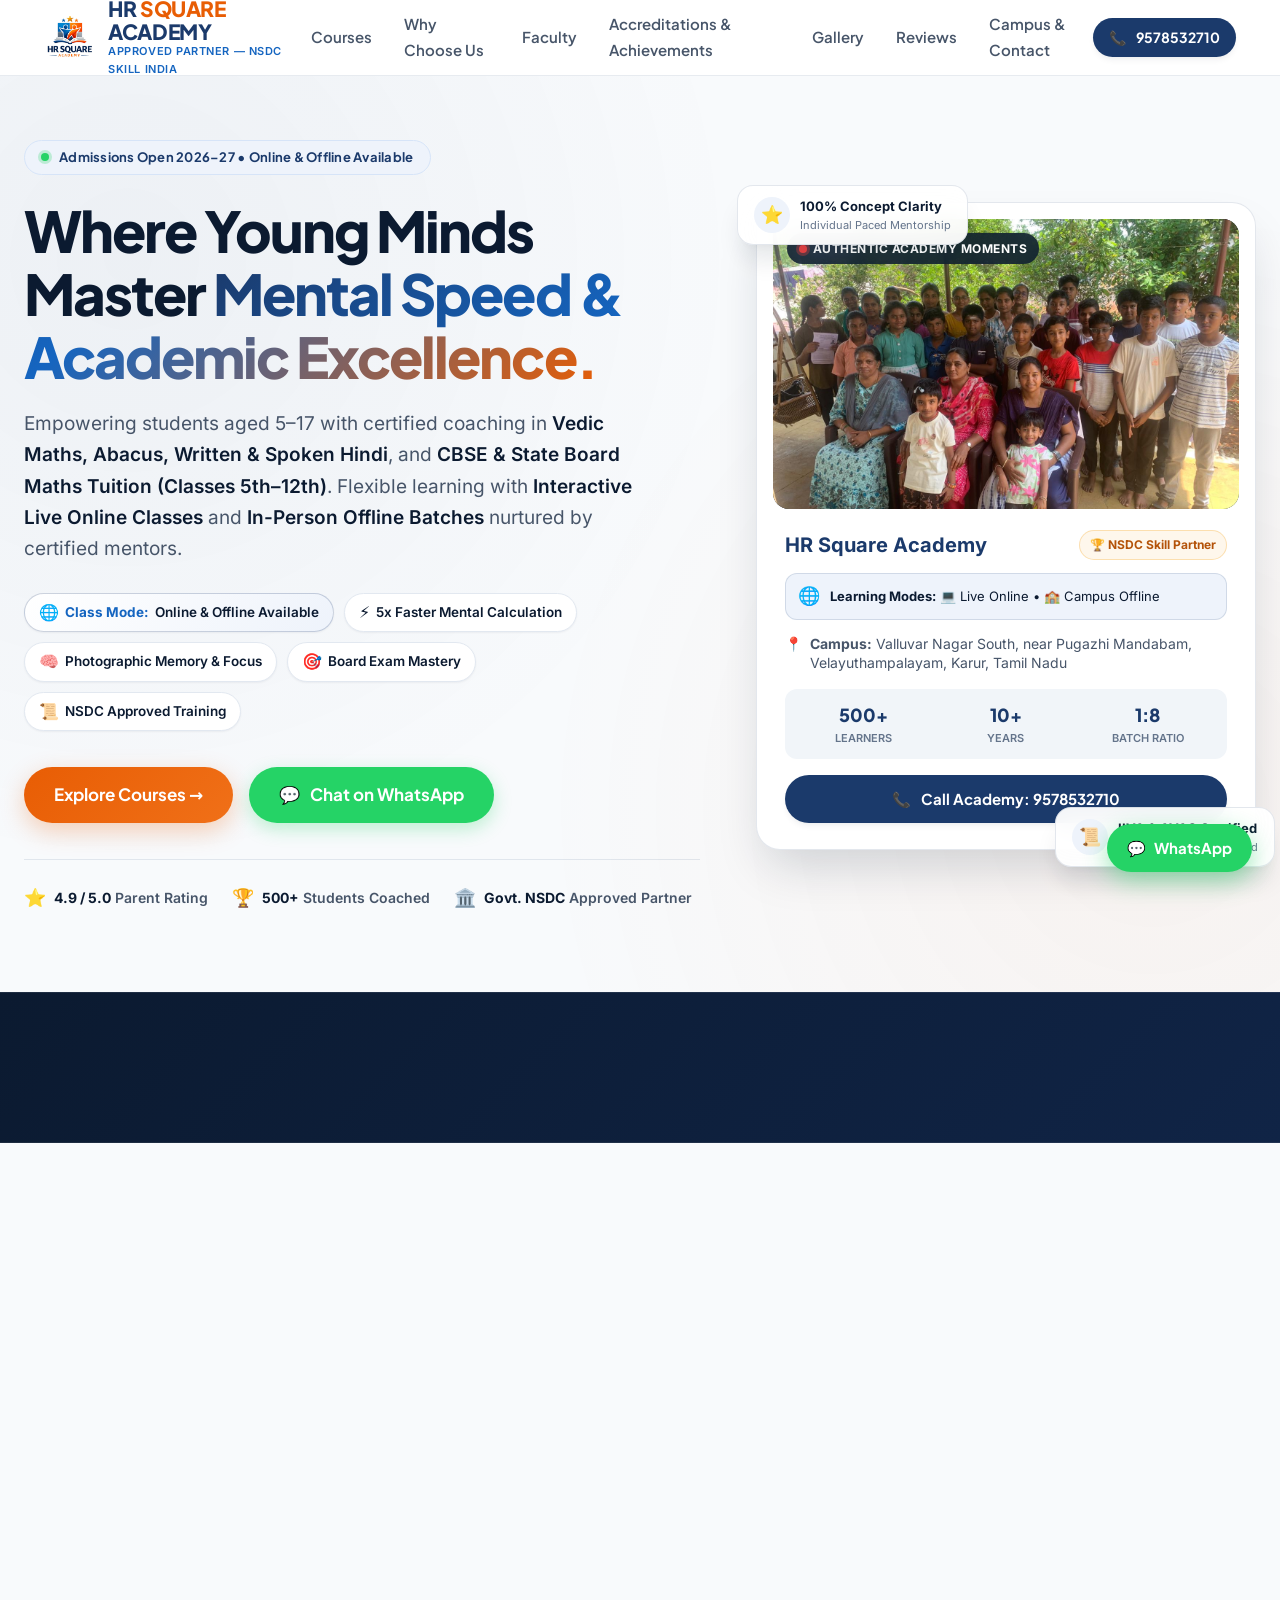
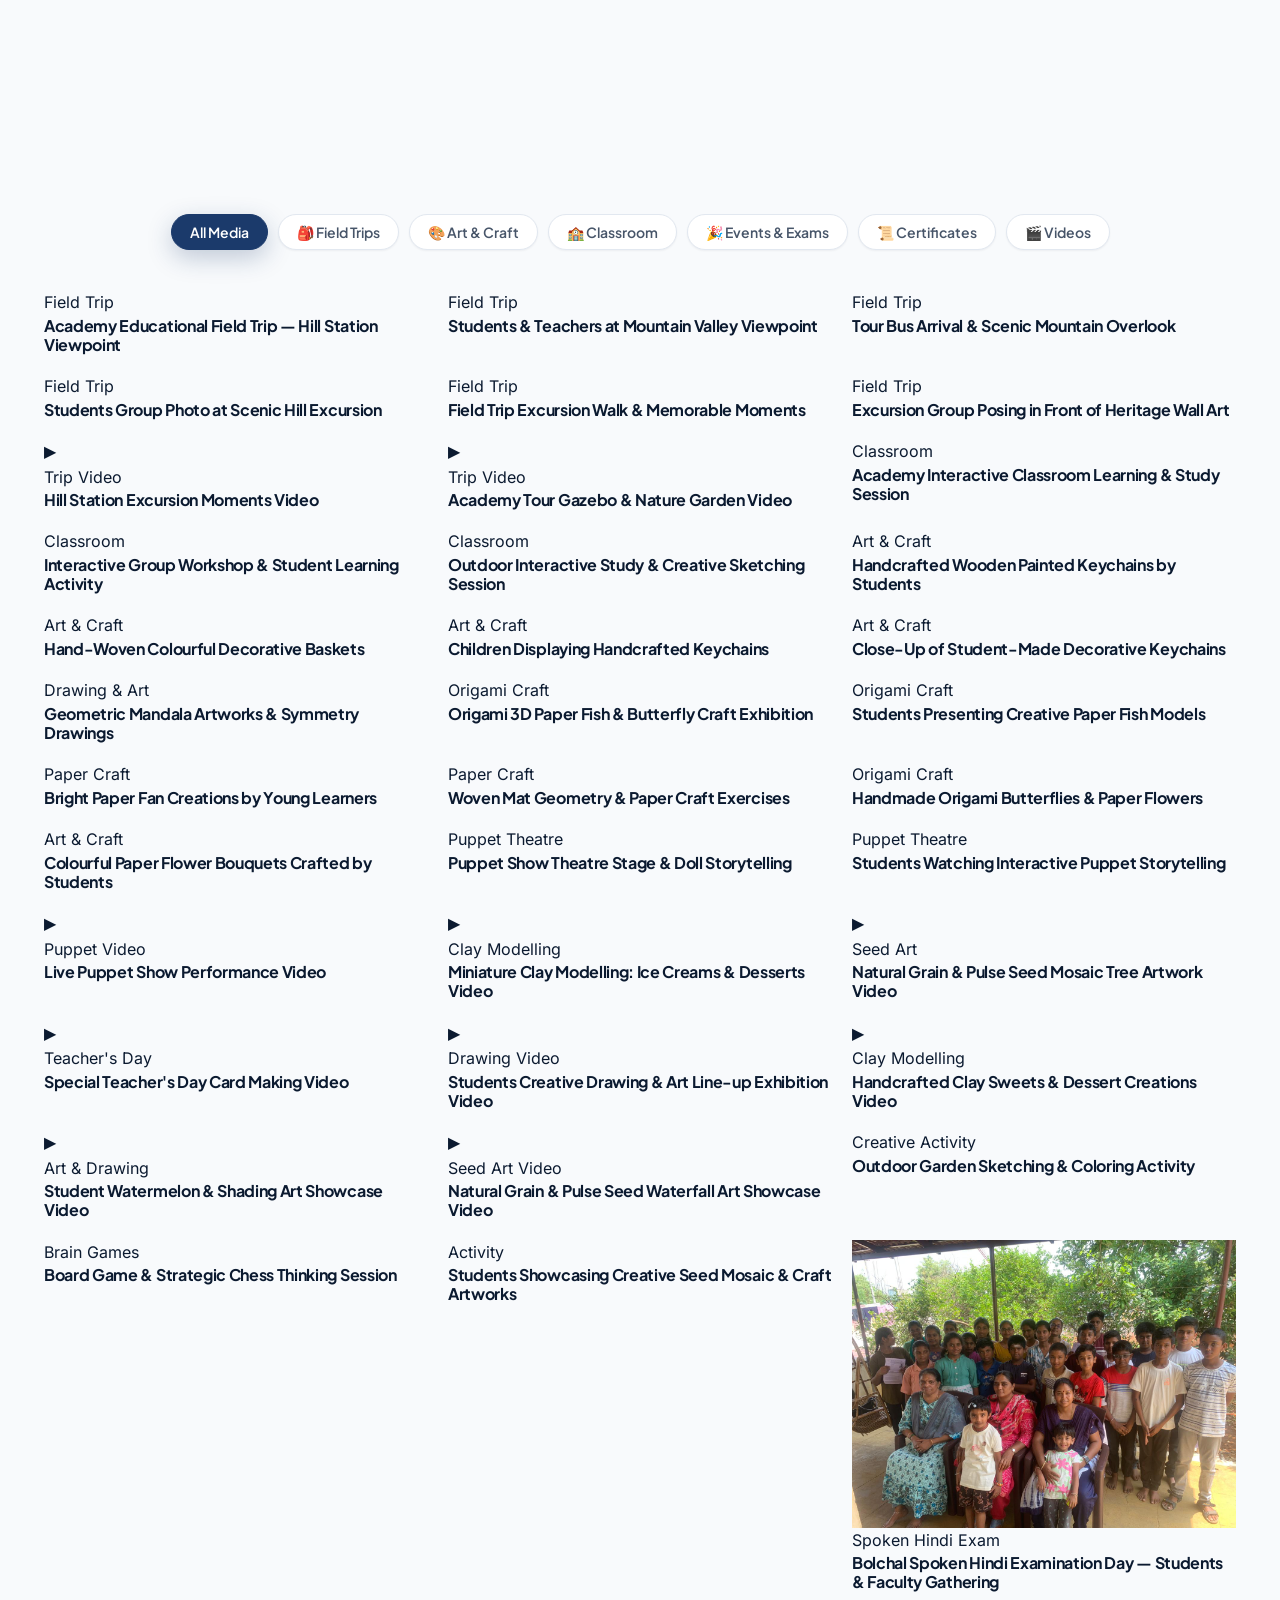
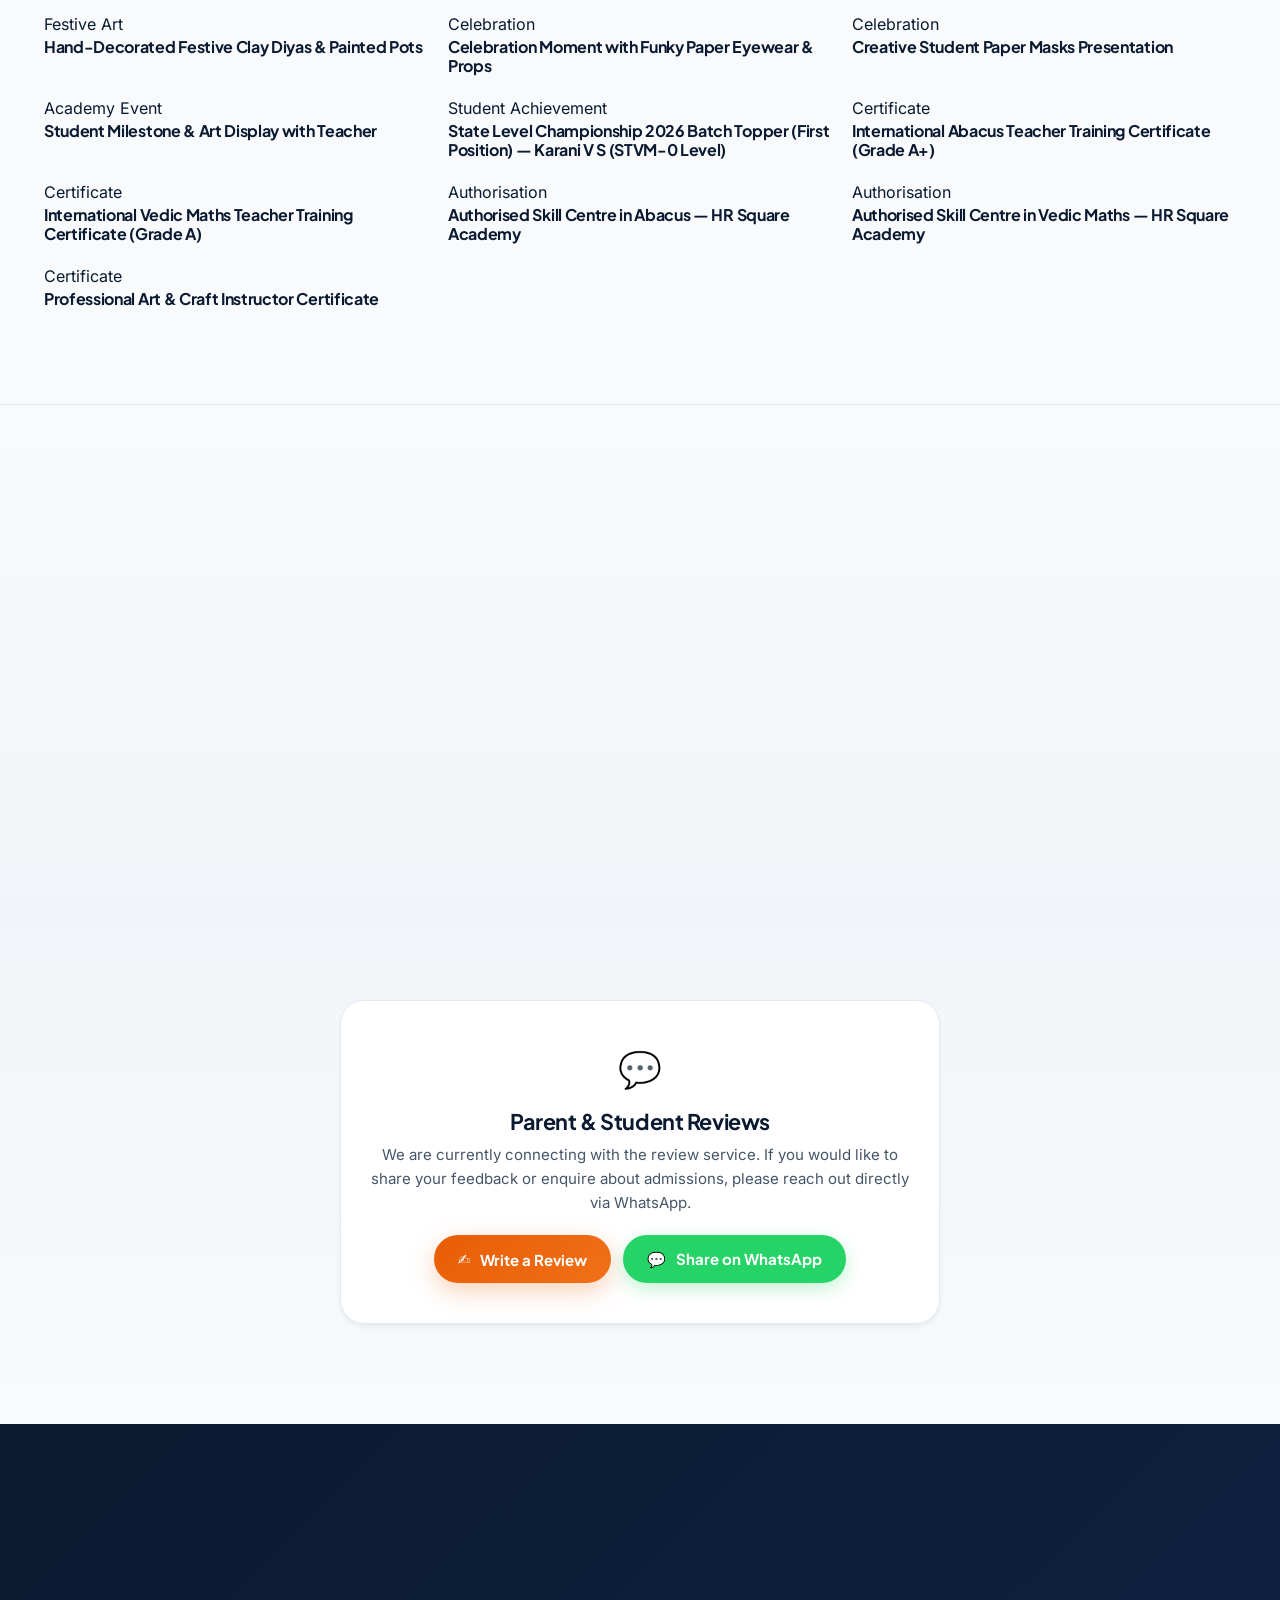
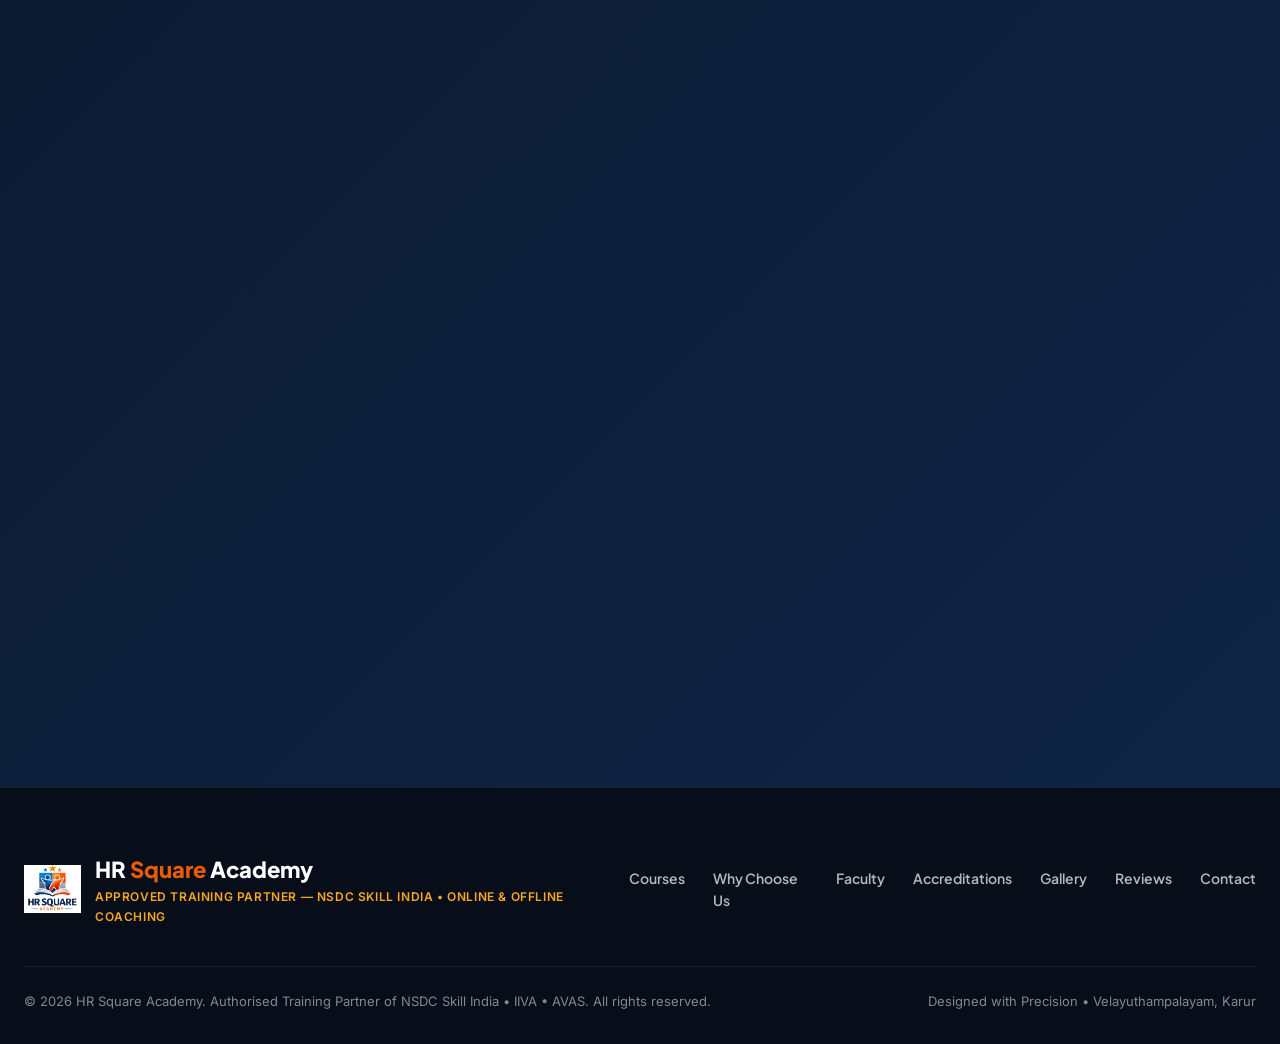
<file: index.html>
<!DOCTYPE html>
<html lang="en" dir="ltr">
<head>
  <meta charset="UTF-8">
  <meta name="viewport" content="width=device-width, initial-scale=1.0">
  <meta http-equiv="X-UA-Compatible" content="IE=edge">
  <meta http-equiv="Content-Security-Policy" content="default-src 'self'; script-src 'self'; style-src 'self'; font-src 'self' data:; img-src 'self' data: https://hrsquareacademy.in; media-src 'self'; connect-src 'self' http://127.0.0.1:8000 http://localhost:8000 https://hr-square-reviews.onrender.com; object-src 'none'; form-action 'self' https://wa.me; base-uri 'self'; upgrade-insecure-requests;">

  <title>HR Square Academy | Vedic Maths, Abacus, Hindi & School Maths Tuition (Online & Offline)</title>
  <meta name="description" content="HR Square Academy offers certified Online & Offline coaching in Vedic Maths, Abacus, Written & Spoken Hindi, and Classes 5th–12th Maths Tuition. NSDC Approved Partner. Flexible interactive online batches and campus classes. Call 9578532710.">
  <meta name="keywords" content="Online abacus classes, offline tuition Valluvar Nagar, Vedic Maths academy, Hindi tuition online, HR Square Academy, maths coaching class 5 to 12, NSDC skill India academy, Bolchal spoken Hindi, online tuition Tamil Nadu">
  <meta name="author" content="HR Square Academy">
  <meta name="robots" content="index, follow">
  <link rel="canonical" href="https://hrsquareacademy.in/">

  <!-- Open Graph -->
  <meta property="og:type" content="website">
  <meta property="og:locale" content="en_IN">
  <meta property="og:title" content="HR Square Academy | Vedic Maths, Abacus & Hindi Coaching (Online & Offline)">
  <meta property="og:description" content="Expert Online & Offline coaching in Vedic Maths, Abacus, Written & Spoken Hindi, and School Maths Tuition (Classes 5–12). NSDC Approved Partner. Call 9578532710.">
  <meta property="og:url" content="https://hrsquareacademy.in/">
  <meta property="og:site_name" content="HR Square Academy">
  <meta property="og:image" content="https://hrsquareacademy.in/assets/images/logo/logo.jpeg">

  <!-- Twitter Card -->
  <meta name="twitter:card" content="summary_large_image">
  <meta name="twitter:title" content="HR Square Academy | Vedic Maths, Abacus & Hindi Coaching (Online & Offline)">
  <meta name="twitter:description" content="Expert coaching in Vedic Maths, Abacus, Hindi & School Maths Tuition. Online & Offline Classes Available. NSDC Approved.">
  <meta name="twitter:image" content="https://hrsquareacademy.in/assets/images/logo/logo.jpeg">

  <!-- Favicon -->
  <link rel="icon" type="image/x-icon" href="favicon.ico">
  <link rel="icon" type="image/png" sizes="32x32" href="assets/images/logo/favicon-32x32.png">
  <link rel="apple-touch-icon" href="assets/images/logo/apple-touch-icon.png">
  <link rel="icon" type="image/svg+xml" href="assets/images/logo/favicon.svg">

  <!-- Preload Primary Self-Hosted Fonts for Maximum Performance & Zero FOUT -->
  <link rel="preload" href="assets/fonts/plus-jakarta-sans-latin.woff2" as="font" type="font/woff2" crossorigin>
  <link rel="preload" href="assets/fonts/inter-latin.woff2" as="font" type="font/woff2" crossorigin>

  <!-- Self-Hosted Fonts Stylesheet (Zero CDN / Cross-Origin Dependency) -->
  <link rel="stylesheet" href="assets/fonts/fonts.css?v=4.0">

  <!-- Core Stylesheets (Versioned to Prevent Browser Caching) -->
  <link rel="stylesheet" href="css/style.css?v=4.0">
  <link rel="stylesheet" href="css/responsive.css?v=4.0">
  <link rel="stylesheet" href="css/animations.css?v=4.0">

  <!-- Schema.org JSON-LD Structured Data for Local Business & Education -->
  <script type="application/ld+json">
  {
    "@context": "https://schema.org",
    "@type": "EducationalOrganization",
    "name": "HR Square Academy",
    "alternateName": "HR Square Skill Centre",
    "url": "https://hrsquareacademy.in",
    "logo": "https://hrsquareacademy.in/assets/images/logo/logo.jpeg",
    "telephone": "+919578532710",
    "description": "Expert coaching academy offering Abacus Mental Arithmetic, Vedic Maths, Written & Spoken Hindi, and School Maths Tuition for Classes 5th to 12th. Available in both Online & Offline classroom modes. Approved Training Partner of NSDC Skill India.",
    "address": {
      "@type": "PostalAddress",
      "streetAddress": "Valluvar Nagar South, near Pugazhi Mandabam, Velayuthampalayam",
      "addressLocality": "Velayuthampalayam, Karur",
      "addressRegion": "Tamil Nadu",
      "addressCountry": "IN"
    },
    "sameAs": [
      "https://wa.me/919578532710"
    ],
    "hasOfferCatalog": {
      "@type": "OfferCatalog",
      "name": "Academic Programmes (Online & Offline)",
      "itemListElement": [
        {
          "@type": "Course",
          "name": "Abacus Mental Arithmetic",
          "description": "Improve mental calculation speed, photographic memory, and precision through structured abacus levels. Available in both Online & Offline classroom modes.",
          "courseMode": ["Online", "Onsite"]
        },
        {
          "@type": "Course",
          "name": "Vedic Mathematics",
          "description": "Master 16 ancient calculation sutras, mental shortcuts, and fast problem solving. Available in both Online & Offline classroom modes.",
          "courseMode": ["Online", "Onsite"]
        },
        {
          "@type": "Course",
          "name": "Written & Spoken Hindi",
          "description": "Devanagari script writing, comprehensive vocabulary, grammar, and official Bolchal spoken Hindi exam preparation. Available in both Online & Offline classroom modes.",
          "courseMode": ["Online", "Onsite"]
        },
        {
          "@type": "Course",
          "name": "School Maths Tuition (Classes 5th–12th)",
          "description": "Comprehensive syllabus coverage for CBSE, ICSE, and State Board with dedicated board exam test series. Available in both Online & Offline classroom modes.",
          "courseMode": ["Online", "Onsite"]
        }
      ]
    }
  }
  </script>

  <!-- Scripts (Versioned to Bust Browser Cache) -->
  <script src="js/main.js?v=4.0" defer></script>
  <script src="js/gallery.js?v=4.0" defer></script>
  <script src="js/lightbox.js?v=4.0" defer></script>
  <script src="js/reviews.js?v=4.0" defer></script>
</head>
<body>

  <!-- MOBILE NAVIGATION BACKDROP -->
  <div class="nav-backdrop" id="navBackdrop"></div>

  <!-- STICKY GLASS HEADER -->
  <header id="header">
    <nav class="nav-container" aria-label="Main Navigation">
      <a href="#hero" class="nav-brand" aria-label="HR Square Academy Homepage">
        <img src="assets/images/logo/logo_clean.png" alt="HR Square Academy Logo" class="nav-logo-img" data-fallback="assets/images/logo/logo.jpeg" draggable="false">
        <div class="nav-brand-text">
          <div class="nav-brand-name">HR <span>SQUARE</span> ACADEMY</div>
          <div class="nav-brand-sub">Approved Partner — NSDC Skill India</div>
        </div>
      </a>

      <ul class="nav-links" id="navLinks" role="navigation">
        <li><a href="#courses">Courses</a></li>
        <li><a href="#why-us">Why Choose Us</a></li>
        <li><a href="#faculty">Faculty</a></li>
        <li><a href="#certs">Accreditations &amp; Achievements</a></li>
        <li><a href="#gallery">Gallery</a></li>
        <li><a href="#reviews">Reviews</a></li>
        <li><a href="#contact">Campus &amp; Contact</a></li>
      </ul>

      <div class="nav-actions">
        <a class="btn btn-navy btn-sm" href="tel:9578532710" aria-label="Call HR Square Academy">
          <span>📞</span> 9578532710
        </a>
        <button class="nav-hamburger" id="navHamburger" aria-label="Toggle navigation menu" aria-expanded="false">
          <span></span><span></span><span></span>
        </button>
      </div>
    </nav>
  </header>

  <main>

    <!-- HERO SECTION (AGENCY-GRADE COMPOSITE) -->
    <section id="hero" class="hero">
      <div class="hero-inner">
        
        <!-- Left Hero Content -->
        <div class="hero-content animate-on-scroll">
          <div class="hero-live-pill">
            <span class="hero-live-dot"></span>
            Admissions Open 2026–27 &bull; Online &amp; Offline Available
          </div>

          <h1 class="hero-title">
            Where Young Minds Master <span class="text-gradient">Mental Speed &amp; Academic Excellence.</span>
          </h1>

          <p class="hero-desc">
            Empowering students aged 5–17 with certified coaching in <strong>Vedic Maths, Abacus, Written &amp; Spoken Hindi</strong>, and <strong>CBSE &amp; State Board Maths Tuition (Classes 5th–12th)</strong>. Flexible learning with <strong>Interactive Live Online Classes</strong> and <strong>In-Person Offline Batches</strong> nurtured by certified mentors.
          </p>

          <div class="hero-chips">
            <div class="hero-chip hero-chip-mode"><span>🌐</span> <strong>Class Mode:</strong> Online &amp; Offline Available</div>
            <div class="hero-chip"><span>⚡</span> 5x Faster Mental Calculation</div>
            <div class="hero-chip"><span>🧠</span> Photographic Memory &amp; Focus</div>
            <div class="hero-chip"><span>🎯</span> Board Exam Mastery</div>
            <div class="hero-chip"><span>📜</span> NSDC Approved Training</div>
          </div>

          <div class="hero-actions">
            <a class="btn btn-primary btn-lg" href="#courses">Explore Courses &rarr;</a>
            <a class="btn btn-whatsapp btn-lg" href="https://wa.me/919578532710?text=Hello%20HR%20Square%20Academy,%20I%20would%20like%20to%20enquire%20about%20admissions." target="_blank" rel="noopener noreferrer">
              <span>💬</span> Chat on WhatsApp
            </a>
          </div>

          <div class="hero-trust-bar">
            <div class="trust-item">
              <span class="trust-icon">⭐</span>
              <div><strong>4.9 / 5.0</strong> Parent Rating</div>
            </div>
            <div class="trust-item">
              <span class="trust-icon">🏆</span>
              <div><strong>500+</strong> Students Coached</div>
            </div>
            <div class="trust-item">
              <span class="trust-icon">🏛️</span>
              <div><strong>Govt. NSDC</strong> Approved Partner</div>
            </div>
          </div>
        </div>

        <!-- Right Hero Visual Showcase Card -->
        <div class="hero-showcase animate-on-scroll">
          
          <!-- Floating Glass Badges -->
          <div class="floating-glass-badge badge-top-left">
            <div class="fgb-icon">⭐</div>
            <div class="fgb-text">
              <strong>100% Concept Clarity</strong>
              <span>Individual Paced Mentorship</span>
            </div>
          </div>

          <div class="floating-glass-badge badge-bottom-right">
            <div class="fgb-icon">📜</div>
            <div class="fgb-text">
              <strong>IIVA &amp; AVAS Certified</strong>
              <span>NSDC Skill India Approved</span>
            </div>
          </div>

          <!-- Feature Image Frame -->
          <div class="hero-photo-frame">
            <img src="assets/images/gallery/WhatsApp%20Image%202026-10-09%20at%2012.46.22%20PM.jpeg" alt="HR Square Academy Students &amp; Faculty Community" loading="eager" draggable="false">
            <div class="hero-badge-overlay">
              <span class="badge-pulse"></span>
              Authentic Academy Moments
            </div>
          </div>

          <div class="hero-showcase-body">
            <div class="showcase-brand-header">
              <div class="showcase-brand-title">HR Square Academy</div>
              <div class="showcase-nsdc-tag">🏆 NSDC Skill Partner</div>
            </div>

            <div class="showcase-mode-badge">
              <span>🌐</span>
              <div><strong>Learning Modes:</strong> 💻 Live Online &bull; 🏫 Campus Offline</div>
            </div>

            <div class="showcase-location">
              <span>📍</span>
              <div><strong>Campus:</strong> Valluvar Nagar South, near Pugazhi Mandabam, Velayuthampalayam, Karur, Tamil Nadu</div>
            </div>

            <div class="showcase-stats-strip">
              <div>
                <div class="sc-stat-num">500+</div>
                <div class="sc-stat-lbl">Learners</div>
              </div>
              <div>
                <div class="sc-stat-num">10+</div>
                <div class="sc-stat-lbl">Years</div>
              </div>
              <div>
                <div class="sc-stat-num">1:8</div>
                <div class="sc-stat-lbl">Batch Ratio</div>
              </div>
            </div>

            <a class="btn btn-navy btn-full" href="tel:9578532710">
              <span>📞</span> Call Academy: 9578532710
            </a>
          </div>

        </div>

      </div>
    </section>

    <!-- STATS COUNTER BAR -->
    <div class="stats-bar">
      <div class="stats-bar-inner">
        <div class="stat-item animate-on-scroll">
          <span class="stat-number">500+</span>
          <span class="stat-label">Students Coached</span>
        </div>
        <div class="stat-item animate-on-scroll">
          <span class="stat-number">10+</span>
          <span class="stat-label">Years of Excellence</span>
        </div>
        <div class="stat-item animate-on-scroll">
          <span class="stat-number">4</span>
          <span class="stat-label">Certified Expert Faculty</span>
        </div>
        <div class="stat-item animate-on-scroll">
          <span class="stat-number">NSDC</span>
          <span class="stat-label">Approved Training Partner</span>
        </div>
      </div>
    </div>

    <!-- COURSES SECTION (BENTO GRID DESIGN) -->
    <section id="courses" class="courses-section">
      <div class="section-header animate-on-scroll">
        <div class="section-pill">Academic Programmes &bull; Online &amp; Offline</div>
        <h2 class="section-title">Structured Learning Pathways</h2>
        <p class="section-sub">Combining cognitive mental calculation sutras, linguistic fluency, and rigorous school board curriculum mastery across flexible learning modes.</p>
      </div>

      <!-- CLASS DELIVERY MODES HIGHLIGHTED SHOWCASE CARDS -->
      <div class="modes-showcase-container animate-on-scroll">
        <div class="modes-showcase-header">
          <span class="modes-showcase-pill">Flexible Class Delivery Modes</span>
          <h3 class="modes-showcase-title">Choose How Your Child Learns Best</h3>
          <p class="modes-showcase-sub">Every programme is available in both <strong>In-Person Offline Classroom</strong> and <strong>Interactive Live Online</strong> formats with verified identical curriculum and dedicated teacher guidance.</p>
        </div>

        <div class="modes-cards-grid">
          <!-- Card 1: Offline Campus (Highlighted Navy Theme) -->
          <div class="mode-highlight-card mode-card-offline">
            <div class="mode-card-accent-bar bar-navy"></div>
            <div class="mode-card-body">
              <div class="mode-card-top">
                <div class="mode-icon-circle icon-navy">🏫</div>
                <span class="mode-highlight-badge badge-navy">🏫 In-Person Campus</span>
              </div>
              <h4 class="mode-card-heading">Offline Classroom Batches</h4>
              <div class="mode-tag-pill tag-campus">
                <span>📍</span> <strong>Valluvar Nagar South Campus</strong> &bull; near Pugazhi Mandabam, Velayuthampalayam, Karur
              </div>
              <ul class="mode-feature-list">
                <li><span class="feat-check">✓</span> <span><strong>Hands-on Abacus:</strong> Physical instruments, tactile bead training &amp; live board demonstration</span></li>
                <li><span class="feat-check">✓</span> <span><strong>Disciplined Environment:</strong> Structured, distraction-free study atmosphere with focused attention</span></li>
                <li><span class="feat-check">✓</span> <span><strong>Classroom Assessments:</strong> Weekly in-person test series and interactive peer problem-solving</span></li>
                <li><span class="feat-check">✓</span> <span><strong>Face-to-Face Mentorship:</strong> Immediate teacher assistance and personalized pacing</span></li>
              </ul>
              <div class="mode-audience-banner banner-navy">
                <span>👥</span> <strong>Best for:</strong> Local students in Velayuthampalayam, Karur &amp; Valluvar Nagar South
              </div>
              <a class="mode-card-btn btn-mode-navy" href="https://wa.me/919578532710?text=Hello%20HR%20Square%20Academy,%20I%20would%20like%20to%20enquire%20about%20Offline%20Campus%20batches." target="_blank" rel="noopener noreferrer">
                <span>🏫</span> Enquire for Offline Classes &rarr;
              </a>
            </div>
          </div>

          <!-- Card 2: Live Online (Highlighted Orange Theme) -->
          <div class="mode-highlight-card mode-card-online">
            <div class="mode-card-accent-bar bar-orange"></div>
            <div class="mode-card-body">
              <div class="mode-card-top">
                <div class="mode-icon-circle icon-orange">💻</div>
                <span class="mode-highlight-badge badge-orange"><span class="badge-live-pulse"></span> 💻 100% Live Interactive Online</span>
              </div>
              <h4 class="mode-card-heading">Live Online Classes</h4>
              <div class="mode-tag-pill tag-online">
                <span>🌐</span> <strong>Join from Anywhere</strong> &bull; Tamil Nadu, All-India &amp; NRI
              </div>
              <ul class="mode-feature-list">
                <li><span class="feat-check">✓</span> <span><strong>100% Live 2-Way Classes:</strong> Real-time HD video &amp; audio interactive batches (Zero pre-recorded videos)</span></li>
                <li><span class="feat-check">✓</span> <span><strong>Interactive Whiteboard:</strong> Screen-sharing, live problem solving &amp; instant teacher correction</span></li>
                <li><span class="feat-check">✓</span> <span><strong>Micro-Batches (1:6):</strong> Small groups &amp; 1-on-1 pacing with digital practice sheets</span></li>
                <li><span class="feat-check">✓</span> <span><strong>Zero Commute Hassle:</strong> Flexible evening and weekend batch slots from the safety of home</span></li>
              </ul>
              <div class="mode-audience-banner banner-orange">
                <span>🏠</span> <strong>Best for:</strong> Students preferring flexible home learning
              </div>
              <a class="mode-card-btn btn-mode-orange" href="https://wa.me/919578532710?text=Hello%20HR%20Square%20Academy,%20I%20would%20like%20to%20book%20a%20Free%20Live%20Online%20Demo%20class." target="_blank" rel="noopener noreferrer">
                <span>💻</span> Book Free Online Demo &rarr;
              </a>
            </div>
          </div>
        </div>
      </div>

      <div class="courses-grid">

        <!-- Course 1: Abacus -->
        <div class="course-card animate-on-scroll">
          <div class="course-card-icon">🧮</div>
          <div class="course-card-meta">
            <div class="course-age-badge">Ages 5–13 Years</div>
            <div class="course-mode-pill"><span class="mode-dot"></span> Online &amp; Offline</div>
          </div>
          <h3>Abacus Mental Maths</h3>
          <p>Develop lightning calculation speed, visual memory, and razor-sharp concentration through step-by-step physical and mental abacus training.</p>
          <div class="course-features-list">
            <span class="course-feature-pill feature-pill-mode">💻 Online &bull; 🏫 Offline</span>
            <span class="course-feature-pill">Mental Agility</span>
            <span class="course-feature-pill">Visual Focus</span>
            <span class="course-feature-pill">Speed Calculation</span>
          </div>
          <a class="course-cta-btn" href="https://wa.me/919578532710?text=Hello%20HR%20Square%20Academy,%20I%20would%20like%20to%20enquire%20about%20Online%20and%20Offline%20Abacus%20classes." target="_blank" rel="noopener noreferrer">
            <span>Enquire on WhatsApp</span> &rarr;
          </a>
        </div>

        <!-- Course 2: Vedic Maths -->
        <div class="course-card animate-on-scroll">
          <div class="course-card-icon">⚡</div>
          <div class="course-card-meta">
            <div class="course-age-badge">Ages 10+ &bull; School &amp; Competitive</div>
            <div class="course-mode-pill"><span class="mode-dot"></span> Online &amp; Offline</div>
          </div>
          <h3>Vedic Mathematics</h3>
          <p>Master 16 ancient mental calculation sutras and lightning shortcuts to solve complex multiplication, roots, and algebra in seconds without scratch paper.</p>
          <div class="course-features-list">
            <span class="course-feature-pill feature-pill-mode">💻 Online &bull; 🏫 Offline</span>
            <span class="course-feature-pill">16 Vedic Sutras</span>
            <span class="course-feature-pill">Shortcut Techniques</span>
            <span class="course-feature-pill">Competitive Edge</span>
          </div>
          <a class="course-cta-btn" href="https://wa.me/919578532710?text=Hello%20HR%20Square%20Academy,%20I%20would%20like%20to%20enquire%20about%20Online%20and%20Offline%20Vedic%20Maths%20classes." target="_blank" rel="noopener noreferrer">
            <span>Enquire on WhatsApp</span> &rarr;
          </a>
        </div>

        <!-- Course 3: Written Hindi -->
        <div class="course-card animate-on-scroll">
          <div class="course-card-icon">📝</div>
          <div class="course-card-meta">
            <div class="course-age-badge">Classes 1st–10th</div>
            <div class="course-mode-pill"><span class="mode-dot"></span> Online &amp; Offline</div>
          </div>
          <h3>Written Hindi Mastery</h3>
          <p>Build solid reading fluency, elegant Devanagari script handwriting, grammatical precision, and vocabulary for school and national Hindi examinations.</p>
          <div class="course-features-list">
            <span class="course-feature-pill feature-pill-mode">💻 Online &bull; 🏫 Offline</span>
            <span class="course-feature-pill">Devanagari Script</span>
            <span class="course-feature-pill">Grammar Rules</span>
            <span class="course-feature-pill">Exam Syllabus</span>
          </div>
          <a class="course-cta-btn" href="https://wa.me/919578532710?text=Hello%20HR%20Square%20Academy,%20I%20would%20like%20to%20enquire%20about%20Online%20and%20Offline%20Written%20Hindi%20classes." target="_blank" rel="noopener noreferrer">
            <span>Enquire on WhatsApp</span> &rarr;
          </a>
        </div>

        <!-- Course 4: Spoken Hindi -->
        <div class="course-card animate-on-scroll">
          <div class="course-card-icon">💬</div>
          <div class="course-card-meta">
            <div class="course-age-badge">All Age Groups &bull; Bolchal Exams</div>
            <div class="course-mode-pill"><span class="mode-dot"></span> Online &amp; Offline</div>
          </div>
          <h3>Spoken Hindi (Bolchal)</h3>
          <p>Overcome hesitation with real-world conversational dialogues, proper pronunciation phonetics, interactive dialogue sessions, and Bolchal exam coaching.</p>
          <div class="course-features-list">
            <span class="course-feature-pill feature-pill-mode">💻 Online &bull; 🏫 Offline</span>
            <span class="course-feature-pill">Fluency Practice</span>
            <span class="course-feature-pill">Pronunciation</span>
            <span class="course-feature-pill">Bolchal Exam Centre</span>
          </div>
          <a class="course-cta-btn" href="https://wa.me/919578532710?text=Hello%20HR%20Square%20Academy,%20I%20would%20like%20to%20enquire%20about%20Online%20and%20Offline%20Spoken%20Hindi%20classes." target="_blank" rel="noopener noreferrer">
            <span>Enquire on WhatsApp</span> &rarr;
          </a>
        </div>

        <!-- Course 5: Flagship Maths Tuition (Classes 5th–12th) -->
        <div class="course-card-flagship animate-on-scroll">
          <div class="flagship-content">
            <div class="flagship-boards-strip">
              <span class="board-tag">CBSE</span>
              <span class="board-tag">State Board</span>
              <span class="board-tag">ICSE</span>
              <span class="board-tag">IGCSE</span>
              <span class="board-tag board-tag-mode">💻 Online &amp; 🏫 Offline Batches</span>
            </div>
            <h3 class="flagship-title">School Maths Tuition (Classes 5th to 12th)</h3>
            <p class="flagship-desc">
              Comprehensive textbook syllabus coverage, concept-first teaching, step-by-step NCERT problem solving, continuous test series, and dedicated board exam preparation to ensure top percentile scores. Available in campus batches and live interactive online sessions.
            </p>
            <div class="flagship-highlights">
              <div class="flagship-hl-item"><span>✓</span> Concept-First Deep Understanding</div>
              <div class="flagship-hl-item"><span>✓</span> Weekly Board Test Series</div>
              <div class="flagship-hl-item"><span>✓</span> Online &amp; Offline Batches</div>
            </div>
          </div>
          <div class="flagship-action">
            <a class="btn btn-primary btn-lg" href="https://wa.me/919578532710?text=Hello%20HR%20Square%20Academy,%20I%20would%20like%20to%20enquire%20about%20Online%20and%20Offline%20Maths%20Tuition%20classes." target="_blank" rel="noopener noreferrer">
              <span>💬</span> Enquire on WhatsApp
            </a>
            <span class="flagship-note">Limited Seats per Batch</span>
          </div>
        </div>

      </div>
    </section>

    <!-- WHY CHOOSE US SECTION (VALUE PILLARS) -->
    <section class="why-us-section" id="why-us">
      <div class="why-us-inner">
        <div class="section-header animate-on-scroll">
          <div class="section-pill">Why HR Square Academy</div>
          <h2 class="section-title">Why Parents Trust Us With Their Children's Growth</h2>
          <p class="section-sub">We combine personal pacing, certified pedagogy, and continuous evaluation to build lasting academic confidence.</p>
        </div>

        <div class="why-us-grid">
          <div class="why-card animate-on-scroll">
            <div class="why-card-icon">🎯</div>
            <h3>Personalized 1-on-1 Pacing</h3>
            <p>Every child learns differently. We maintain strict batch size limits so teachers can give each student tailored attention, custom worksheets, and individual doubt-clearing.</p>
          </div>

          <div class="why-card animate-on-scroll">
            <div class="why-card-icon">🏛️</div>
            <h3>NSDC Certified Pedagogy</h3>
            <p>Our trainers are certified by IIVA &amp; AVAS under the National Skill Development Corporation (NSDC Skill India), bringing verified national standards to every lesson.</p>
          </div>

          <div class="why-card animate-on-scroll">
            <div class="why-card-icon">🌐</div>
            <h3>Flexible Online &amp; Offline Modes</h3>
            <p>Attend engaging in-person classroom batches at our Valluvar Nagar South centre (Velayuthampalayam, Karur) or join live, interactive 2-way online sessions from home with verified equal individual attention.</p>
          </div>

          <div class="why-card animate-on-scroll">
            <div class="why-card-icon">📈</div>
            <h3>Continuous Growth &amp; Exam Centre</h3>
            <p>Regular mock tests, official Bolchal spoken Hindi exams, and periodic parent-teacher reviews ensure tangible academic and cognitive progress.</p>
          </div>
        </div>
      </div>
    </section>

    <!-- FACULTY SECTION (SQUARE ZOOMED-OUT PORTRAITS - HIGH QUALITY) -->
    <section id="faculty" class="faculty-section">
      <div class="section-header animate-on-scroll">
        <div class="section-pill">Certified Faculty &amp; Leadership</div>
        <h2 class="section-title">Teachers' Qualifications &amp; Leadership</h2>
        <p class="section-sub">Our faculty combines certified pedagogy, academic depth, and years of dedicated teaching experience.</p>
      </div>

      <div class="teachers-grid">

        <!-- Teacher 1: Mrs. S. Roopakokila (Featured) -->
        <div class="teacher-card teacher-card-featured animate-on-scroll">
          <div class="teacher-photo-frame">
            <img src="assets/images/teachers/roopakokila.jpg" alt="Mrs. S. Roopakokila - Centre Head &amp; Senior Trainer" loading="lazy" draggable="false">
            <div class="teacher-role-badge">👑 Centre Head &amp; Lead Trainer</div>
          </div>
          <div class="teacher-body">
            <h3 class="teacher-name">Mrs. S. Roopakokila</h3>
            <span class="teacher-degree-tag">M.Sc(Maths)., B.Ed., PGDCA</span>
            <ul class="teacher-quals-list">
              <li>
                <svg viewBox="0 0 20 20"><path d="M16.707 5.293a1 1 0 010 1.414l-8 8a1 1 0 01-1.414 0l-4-4a1 1 0 011.414-1.414L8 12.586l7.293-7.293a1 1 0 011.414 0z"/></svg>
                <span>Completed Praveen Uttarardh in Hindi</span>
              </li>
              <li>
                <svg viewBox="0 0 20 20"><path d="M16.707 5.293a1 1 0 010 1.414l-8 8a1 1 0 01-1.414 0l-4-4a1 1 0 011.414-1.414L8 12.586l7.293-7.293a1 1 0 011.414 0z"/></svg>
                <span>Completed Vedic Maths Teacher Training (Grade A)</span>
              </li>
              <li>
                <svg viewBox="0 0 20 20"><path d="M16.707 5.293a1 1 0 010 1.414l-8 8a1 1 0 01-1.414 0l-4-4a1 1 0 011.414-1.414L8 12.586l7.293-7.293a1 1 0 011.414 0z"/></svg>
                <span>Completed Abacus Teacher Training (Grade A+)</span>
              </li>
              <li>
                <svg viewBox="0 0 20 20"><path d="M16.707 5.293a1 1 0 010 1.414l-8 8a1 1 0 01-1.414 0l-4-4a1 1 0 011.414-1.414L8 12.586l7.293-7.293a1 1 0 011.414 0z"/></svg>
                <span>Completed Art and Craft Teacher Training</span>
              </li>
            </ul>
            <div class="teacher-nsdc-badge">
              <strong>🏆 Authorised Skill Centre Owner</strong>
              IIVA &amp; AVAS (Approved Partner of NSDC Skill India)
            </div>
            <a class="btn btn-primary btn-sm teacher-btn" href="https://wa.me/919578532710?text=Hello%20Mrs.%20Roopakokila,%20I%20would%20like%20to%20consult%20regarding%20my%20child's%20admission." target="_blank" rel="noopener noreferrer">
              <span>💬</span> Consult Centre Head
            </a>
          </div>
        </div>

        <!-- Teacher 2: S. Gayathri -->
        <div class="teacher-card animate-on-scroll">
          <div class="teacher-photo-frame">
            <img src="assets/images/teachers/teacher_gayathri.jpg" alt="S. Gayathri - Faculty Hindi &amp; Academics" loading="lazy" draggable="false">
            <div class="teacher-role-badge">🌟 Faculty — Hindi &amp; Academics</div>
          </div>
          <div class="teacher-body">
            <h3 class="teacher-name">S. Gayathri</h3>
            <span class="teacher-degree-tag">B.Com.</span>
            <ul class="teacher-quals-list">
              <li>
                <svg viewBox="0 0 20 20"><path d="M16.707 5.293a1 1 0 010 1.414l-8 8a1 1 0 01-1.414 0l-4-4a1 1 0 011.414-1.414L8 12.586l7.293-7.293a1 1 0 011.414 0z"/></svg>
                <span>Completed Praveen Uttarardh in Hindi</span>
              </li>
              <li>
                <svg viewBox="0 0 20 20"><path d="M16.707 5.293a1 1 0 010 1.414l-8 8a1 1 0 01-1.414 0l-4-4a1 1 0 011.414-1.414L8 12.586l7.293-7.293a1 1 0 011.414 0z"/></svg>
                <span>Written Hindi reading, script writing &amp; vocabulary</span>
              </li>
              <li>
                <svg viewBox="0 0 20 20"><path d="M16.707 5.293a1 1 0 010 1.414l-8 8a1 1 0 01-1.414 0l-4-4a1 1 0 011.414-1.414L8 12.586l7.293-7.293a1 1 0 011.414 0z"/></svg>
                <span>Spoken Hindi conversational dialogue &amp; Bolchal exam prep</span>
              </li>
            </ul>
            <a class="btn btn-outline btn-sm teacher-btn" href="https://wa.me/919578532710?text=Hello,%20I%20would%20like%20to%20enquire%20about%20Hindi%20classes%20with%20S.%20Gayathri." target="_blank" rel="noopener noreferrer">
              <span>💬</span> Enquire for Hindi
            </a>
          </div>
        </div>

        <!-- Teacher 3: Ashwini A. -->
        <div class="teacher-card animate-on-scroll">
          <div class="teacher-photo-frame">
            <img src="assets/images/teachers/teacher_ashwini.jpg" alt="Ashwini A. - Faculty Science &amp; Creative Arts" loading="lazy" draggable="false">
            <div class="teacher-role-badge">🎨 Faculty — Science &amp; Creative Arts</div>
          </div>
          <div class="teacher-body">
            <h3 class="teacher-name">Ashwini A.</h3>
            <span class="teacher-degree-tag">B.Sc. Physics</span>
            <ul class="teacher-quals-list">
              <li>
                <svg viewBox="0 0 20 20"><path d="M16.707 5.293a1 1 0 010 1.414l-8 8a1 1 0 01-1.414 0l-4-4a1 1 0 011.414-1.414L8 12.586l7.293-7.293a1 1 0 011.414 0z"/></svg>
                <span>Diploma in Montessori Education</span>
              </li>
              <li>
                <svg viewBox="0 0 20 20"><path d="M16.707 5.293a1 1 0 010 1.414l-8 8a1 1 0 01-1.414 0l-4-4a1 1 0 011.414-1.414L8 12.586l7.293-7.293a1 1 0 011.414 0z"/></svg>
                <span>Completed Art and Craft Teacher Training</span>
              </li>
              <li>
                <svg viewBox="0 0 20 20"><path d="M16.707 5.293a1 1 0 010 1.414l-8 8a1 1 0 01-1.414 0l-4-4a1 1 0 011.414-1.414L8 12.586l7.293-7.293a1 1 0 011.414 0z"/></svg>
                <span>Tactile learning, origami, science &amp; cognitive crafts</span>
              </li>
            </ul>
            <a class="btn btn-outline btn-sm teacher-btn" href="https://wa.me/919578532710?text=Hello,%20I%20would%20like%20to%20enquire%20about%20Creative%20Arts%20and%20Montessori%20learning." target="_blank" rel="noopener noreferrer">
              <span>💬</span> Enquire for Creative Arts
            </a>
          </div>
        </div>

        <!-- Teacher 4: G. Naveena -->
        <div class="teacher-card animate-on-scroll">
          <div class="teacher-photo-frame">
            <img src="assets/images/teachers/teacher_naveena.jpg" alt="G. Naveena - Faculty Hindi &amp; Academics" loading="lazy" draggable="false">
            <div class="teacher-role-badge">⚡ Faculty — Hindi &amp; Academics</div>
          </div>
          <div class="teacher-body">
            <h3 class="teacher-name">G. Naveena</h3>
            <span class="teacher-degree-tag">B.E.</span>
            <ul class="teacher-quals-list">
              <li>
                <svg viewBox="0 0 20 20"><path d="M16.707 5.293a1 1 0 010 1.414l-8 8a1 1 0 01-1.414 0l-4-4a1 1 0 011.414-1.414L8 12.586l7.293-7.293a1 1 0 011.414 0z"/></svg>
                <span>Completed Praveen Uttarardh in Hindi</span>
              </li>
              <li>
                <svg viewBox="0 0 20 20"><path d="M16.707 5.293a1 1 0 010 1.414l-8 8a1 1 0 01-1.414 0l-4-4a1 1 0 011.414-1.414L8 12.586l7.293-7.293a1 1 0 011.414 0z"/></svg>
                <span>Spoken &amp; written Hindi grammar foundation</span>
              </li>
              <li>
                <svg viewBox="0 0 20 20"><path d="M16.707 5.293a1 1 0 010 1.414l-8 8a1 1 0 01-1.414 0l-4-4a1 1 0 011.414-1.414L8 12.586l7.293-7.293a1 1 0 011.414 0z"/></svg>
                <span>Analytical learning &amp; student academic guidance</span>
              </li>
            </ul>
            <a class="btn btn-outline btn-sm teacher-btn" href="https://wa.me/919578532710?text=Hello,%20I%20would%20like%20to%20enquire%20about%20classes%20with%20G.%20Naveena." target="_blank" rel="noopener noreferrer">
              <span>💬</span> Enquire for Hindi
            </a>
          </div>
        </div>

      </div>

      <!-- ACCREDITATIONS & CERTIFICATES SHOWCASE -->
      <div class="certs-showcase animate-on-scroll" id="certs">
        <div class="certs-header">
          <div class="certs-header-icon">📜</div>
          <div>
            <h4>Verified Centre Authorisations, Credentials &amp; Achievements</h4>
            <p>Issued by the Indian Institute of Vedic Maths &amp; Abacus (IIVA) &amp; AVAS (Approved Partner of NSDC Skill India). Celebrating state championship toppers and certified faculty.</p>
          </div>
        </div>

        <!-- PROUD STUDENT ACHIEVEMENT SPOTLIGHT -->
        <div class="student-achievement-spotlight animate-on-scroll">
          <div class="achievement-badge-pill">🏆 Proud Student Achievement &amp; State Level Honour</div>
          <div class="achievement-inner">
            <div class="achievement-cert-preview" data-lightbox-src="assets/images/gallery/karani_certificate.jpg" data-lightbox-type="image" data-lightbox-caption="State Level Championship 2026 Batch Topper Merit Certificate — Karani V S (STVM-0 Level)">
              <img src="assets/images/gallery/karani_certificate.jpg" alt="Merit Certificate - Karani V S" loading="lazy" draggable="false">
              <div class="cert-hover-overlay">🔍 Click to View Full Certificate</div>
            </div>
            <div class="achievement-details">
              <span class="achievement-topper-tag">🥇 State Level First Position — Batch Topper</span>
              <h3 class="achievement-student-name">Karani V S</h3>
              <p class="achievement-desc">
                Awarded the prestigious <strong>Merit Certificate</strong> for securing <strong>First Position as Batch Topper in STVM-0 Level</strong> at the <em>State Level Championship, 2026</em> of Abacus &amp; Vedic Maths, conducted by <strong>AVAS</strong> (Approved Training Partner of NSDC Skill India).
              </p>
              <div class="achievement-meta">
                <div class="achievement-meta-item">
                  <span class="meta-label">Competition</span>
                  <strong>State Level Championship 2026</strong>
                </div>
                <div class="achievement-meta-item">
                  <span class="meta-label">Category / Level</span>
                  <strong>STVM-0 Level (Batch Topper)</strong>
                </div>
                <div class="achievement-meta-item">
                  <span class="meta-label">Accreditation</span>
                  <strong>AVAS &bull; NSDC Skill Partner</strong>
                </div>
              </div>
            </div>
          </div>
        </div>

        <div class="cert-grid">
          <div class="cert-card cert-card-achievement" data-lightbox-src="assets/images/gallery/karani_certificate.jpg" data-lightbox-type="image" data-lightbox-caption="State Level Championship 2026 Batch Topper Merit Certificate — Karani V S (STVM-0 Level)">
            <div class="cert-card-img-wrap">
              <img src="assets/images/gallery/karani_certificate.jpg" alt="State Level Batch Topper Certificate - Karani V S" loading="lazy" draggable="false">
              <div class="cert-hover-overlay">🔍</div>
            </div>
            <div class="cert-label cert-label-highlight">🏆 Karani V S (Batch Topper — 1st)</div>
          </div>

          <div class="cert-card" data-lightbox-src="assets/images/gallery/WhatsApp%20Image%202026-10-14%20at%2010.04.01%20PM.jpeg" data-lightbox-type="image" data-lightbox-caption="International Abacus Teacher Training Certificate (Grade A+)">
            <div class="cert-card-img-wrap">
              <img src="assets/images/gallery/WhatsApp%20Image%202026-10-14%20at%2010.04.01%20PM.jpeg" alt="Abacus Certificate Grade A+" loading="lazy" draggable="false">
              <div class="cert-hover-overlay">🔍</div>
            </div>
            <div class="cert-label">Abacus Trainer (Grade A+)</div>
          </div>

          <div class="cert-card" data-lightbox-src="assets/images/gallery/WhatsApp%20Image%202026-10-14%20at%2010.04.00%20PM.jpeg" data-lightbox-type="image" data-lightbox-caption="International Vedic Maths Teacher Training Certificate (Grade A)">
            <div class="cert-card-img-wrap">
              <img src="assets/images/gallery/WhatsApp%20Image%202026-10-14%20at%2010.04.00%20PM.jpeg" alt="Vedic Maths Certificate Grade A" loading="lazy" draggable="false">
              <div class="cert-hover-overlay">🔍</div>
            </div>
            <div class="cert-label">Vedic Maths Trainer (Grade A)</div>
          </div>

          <div class="cert-card" data-lightbox-src="assets/images/gallery/WhatsApp%20Image%202026-10-14%20at%2010.04.01%20PM%20(2).jpeg" data-lightbox-type="image" data-lightbox-caption="Authorised Abacus Skill Centre — HR Square Academy">
            <div class="cert-card-img-wrap">
              <img src="assets/images/gallery/WhatsApp%20Image%202026-10-14%20at%2010.04.01%20PM%20(2).jpeg" alt="Abacus Centre Authorisation" loading="lazy" draggable="false">
              <div class="cert-hover-overlay">🔍</div>
            </div>
            <div class="cert-label">Abacus Centre Authorisation</div>
          </div>

          <div class="cert-card" data-lightbox-src="assets/images/gallery/WhatsApp%20Image%202026-10-14%20at%2010.04.01%20PM%20(3).jpeg" data-lightbox-type="image" data-lightbox-caption="Authorised Vedic Maths Skill Centre — HR Square Academy">
            <div class="cert-card-img-wrap">
              <img src="assets/images/gallery/WhatsApp%20Image%202026-10-14%20at%2010.04.01%20PM%20(3).jpeg" alt="Vedic Maths Authorisation" loading="lazy" draggable="false">
              <div class="cert-hover-overlay">🔍</div>
            </div>
            <div class="cert-label">Vedic Maths Authorisation</div>
          </div>

          <div class="cert-card" data-lightbox-src="assets/images/teachers/WhatsApp%20Image%202026-10-14%20at%2010.04.01%20PM%20(1).jpeg" data-lightbox-type="image" data-lightbox-caption="Art & Craft Professional Certificate — HR Square Academy">
            <div class="cert-card-img-wrap">
              <img src="assets/images/teachers/WhatsApp%20Image%202026-10-14%20at%2010.04.01%20PM%20(1).jpeg" alt="Art and Craft Certificate" loading="lazy" draggable="false">
              <div class="cert-hover-overlay">🔍</div>
            </div>
            <div class="cert-label">Art &amp; Craft Teaching (Grade B)</div>
          </div>
        </div>
      </div>

    </section>

    <!-- GALLERY SECTION -->
    <section id="gallery" class="gallery-section">
      <div class="section-header animate-on-scroll">
        <div class="section-pill">Moments &amp; Media</div>
        <h2 class="section-title">Life at HR Square Academy</h2>
        <p class="section-sub">Educational excursions, art &amp; craft exhibitions, Bolchal spoken Hindi exams, and daily classroom sessions.</p>
      </div>

      <div class="gallery-filters" id="galleryFilters">
        <button class="filter-btn active" data-filter="all">All Media</button>
        <button class="filter-btn" data-filter="trip">🎒 Field Trips</button>
        <button class="filter-btn" data-filter="activities">🎨 Art &amp; Craft</button>
        <button class="filter-btn" data-filter="classroom">🏫 Classroom</button>
        <button class="filter-btn" data-filter="events">🎉 Events &amp; Exams</button>
        <button class="filter-btn" data-filter="certificates">📜 Certificates</button>
        <button class="filter-btn" data-filter="videos">🎬 Videos</button>
      </div>

      <div class="gallery-grid" id="galleryGrid"></div>
    </section>

    <!-- PARENT & STUDENT REVIEWS SECTION -->
    <section id="reviews" class="reviews-section">
      <div class="reviews-inner">
        <div class="section-header animate-on-scroll">
          <div class="section-pill">Community Feedback</div>
          <h2 class="section-title">What Parents &amp; Students Say About Us</h2>
          <p class="section-sub">Your experiences inspire us to keep learning and growing together.</p>
        </div>

        <!-- Rating Summary Bar (Computed live from PostgreSQL backend) -->
        <div class="reviews-summary-bar animate-on-scroll" id="reviewsSummaryBar" hidden>
          <div class="summary-score-box">
            <span class="summary-big-num" id="summaryAvgRating">0.0</span>
            <div class="summary-score-meta">
              <div class="summary-stars" id="summaryStars" aria-hidden="true">★★★★★</div>
              <div class="summary-count-text">Based on <strong id="summaryTotalCount">0</strong> verified parent &amp; student reviews</div>
            </div>
          </div>
        </div>

        <!-- Controls: Filter Tabs & Write Review Button -->
        <div class="reviews-controls animate-on-scroll">
          <div class="reviews-filter-group" id="reviewFilters" role="tablist" aria-label="Filter reviews by reviewer type">
            <button class="review-filter-btn active" data-filter="all" role="tab" aria-selected="true">All Reviews</button>
            <button class="review-filter-btn" data-filter="parent" role="tab" aria-selected="false">👨‍👩‍👦 Parents</button>
            <button class="review-filter-btn" data-filter="student" role="tab" aria-selected="false">🎓 Students</button>
          </div>

          <button class="btn btn-primary btn-review-trigger" id="openReviewModalBtn" type="button">
            <span>✍️</span> Write a Review
          </button>
        </div>

        <!-- Submission Feedback Toast -->
        <div class="review-toast" id="reviewToast" role="status" aria-live="polite" hidden></div>

        <!-- Dynamic Reviews Grid -->
        <div class="reviews-grid" id="reviewsGrid" aria-live="polite"></div>

        <!-- Load More Reviews Button Container -->
        <div class="reviews-load-more" id="reviewsLoadMoreContainer" hidden>
          <button class="btn btn-outline" id="loadMoreReviewsBtn" type="button">
            <span>↓</span> Load More Reviews
          </button>
        </div>
      </div>
    </section>

    <!-- CAMPUS LOCATION & CONTACT SECTION -->
    <section id="contact" class="contact-section">
      <div class="contact-inner">
        <div class="contact-info animate-on-scroll">
          <div class="section-pill">Campus &amp; Admissions</div>
          <h2>Start Your Child's Academic Journey Today</h2>
          <p>Admissions open for Abacus, Vedic Maths, Written &amp; Spoken Hindi, and Classes 5th–12th Maths Tuition. Available in both <strong>In-Person Campus Batches</strong> and <strong>Interactive Live Online Classes</strong>. Connect directly with our mentors to schedule a campus visit or book a free online demo session.</p>

          <div class="contact-details-list">
            <div class="contact-detail-item">
              <div class="contact-detail-icon">🌐</div>
              <div class="contact-detail-text">
                <strong>Learning Modes Available</strong>
                <span>🏫 Campus Classes (Valluvar Nagar South) &bull; 💻 Live Online Classes (All India &amp; Abroad)</span>
              </div>
            </div>

            <div class="contact-detail-item">
              <div class="contact-detail-icon">📍</div>
              <div class="contact-detail-text">
                <strong>Academy Campus</strong>
                <span>Valluvar Nagar South, near Pugazhi Mandabam, Velayuthampalayam, Karur, Tamil Nadu</span>
              </div>
            </div>

            <div class="contact-detail-item">
              <div class="contact-detail-icon">📞</div>
              <div class="contact-detail-text">
                <strong>Direct Telephone</strong>
                <a href="tel:9578532710">9578532710</a>
              </div>
            </div>

            <div class="contact-detail-item">
              <div class="contact-detail-icon">💬</div>
              <div class="contact-detail-text">
                <strong>WhatsApp Admissions Desk</strong>
                <a href="https://wa.me/919578532710?text=Hello%20HR%20Square%20Academy,%20I%20would%20like%20to%20enquire%20about%20Online%20and%20Offline%20admissions." target="_blank" rel="noopener noreferrer">
                  +91 9578532710 (Instant Reply)
                </a>
              </div>
            </div>

            <div class="contact-detail-item">
              <div class="contact-detail-icon">⏰</div>
              <div class="contact-detail-text">
                <strong>Flexible Timings</strong>
                <span>Evening Batches (Mon–Fri) &amp; Weekend Batches (Online &amp; Offline)</span>
              </div>
            </div>
          </div>

          <a class="btn btn-outline btn-outline-white" href="https://www.google.com/maps/search/Valluvar+Nagar+South+near+Pugazhi+Mandabam+Velayuthampalayam+Karur+Tamil+Nadu" target="_blank" rel="noopener noreferrer">
            <span>🗺️</span> Open Location in Google Maps
          </a>
        </div>

        <!-- Quick Action Box -->
        <div class="contact-action-box animate-on-scroll">
          <h3>Quick Enrolment Enquiry</h3>
          <p>Get instant course details, batch schedules, syllabus brochures, and fee structures sent directly to your WhatsApp.</p>
          
          <div class="contact-buttons-group">
            <a class="btn btn-whatsapp btn-lg" href="https://wa.me/919578532710?text=Hello%20HR%20Square%20Academy,%20I%20would%20like%20to%20enquire%20about%20Online%20and%20Offline%20admissions." target="_blank" rel="noopener noreferrer">
              <span>💬</span> Message Admissions on WhatsApp
            </a>
            <a class="btn btn-primary btn-lg" href="tel:9578532710">
              <span>📞</span> Call 9578532710 Directly
            </a>
          </div>

          <div class="contact-demo-note">
            ✓ Free demo class available for both Online &amp; Offline modes
          </div>
        </div>
      </div>
    </section>

  </main>

  <!-- LUXURY FOOTER -->
  <footer class="footer">
    <div class="footer-inner">
      <div class="footer-brand">
        <img src="assets/images/logo/logo_clean.png" alt="HR Square Academy Logo" class="footer-logo-img" data-fallback="assets/images/logo/logo.jpeg" draggable="false">
        <div>
          <div class="footer-brand-title">HR <span>Square</span> Academy</div>
          <div class="footer-tagline">Approved Training Partner — NSDC Skill India &bull; Online &amp; Offline Coaching</div>
        </div>
      </div>

      <nav class="footer-nav" aria-label="Footer Navigation">
        <a href="#courses">Courses</a>
        <a href="#why-us">Why Choose Us</a>
        <a href="#faculty">Faculty</a>
        <a href="#certs">Accreditations</a>
        <a href="#gallery">Gallery</a>
        <a href="#reviews">Reviews</a>
        <a href="#contact">Contact</a>
      </nav>
    </div>

    <div class="footer-bottom">
      <div>&copy; 2026 HR Square Academy. Authorised Training Partner of NSDC Skill India &bull; IIVA &bull; AVAS. All rights reserved.</div>
      <div>Designed with Precision &bull; Velayuthampalayam, Karur</div>
    </div>
  </footer>

  <!-- FLOATING WHATSAPP BUTTON -->
  <a href="https://wa.me/919578532710?text=Hello%20HR%20Square%20Academy,%20I%20would%20like%20to%20enquire%20about%20admissions." class="floating-wa" target="_blank" rel="noopener noreferrer" aria-label="Chat with HR Square Academy on WhatsApp">
    <span>💬</span> WhatsApp
  </a>

  <!-- SCROLL TO TOP BUTTON -->
  <button class="scroll-top" id="scrollTop" aria-label="Scroll to top of page">&uarr;</button>

  <!-- REVIEW SUBMISSION MODAL -->
  <div id="reviewModal" class="review-modal" aria-hidden="true" role="dialog" aria-labelledby="reviewModalTitle">
    <div class="review-modal-backdrop" id="reviewModalBackdrop"></div>
    <div class="review-modal-window">
      <div class="review-modal-header">
        <div>
          <h3 class="review-modal-title" id="reviewModalTitle">Share Your Experience</h3>
          <p class="review-modal-sub">Tell us about your learning journey at HR Square Academy</p>
        </div>
        <button class="review-modal-close" id="closeReviewModalBtn" aria-label="Close review dialog">&times;</button>
      </div>

      <form class="review-form" id="reviewForm" novalidate>
        <!-- Full Name -->
        <div class="form-group">
          <label for="reviewAuthorName" class="form-label">Your Name <span class="req">*</span></label>
          <input type="text" id="reviewAuthorName" class="form-input" placeholder="e.g. Ramesh Kumar" required maxlength="60" autocomplete="name">
          <div class="form-error" id="nameError">Please enter your name (minimum 2 characters).</div>
        </div>

        <!-- Reviewer Type & Course -->
        <div class="form-row">
          <div class="form-group">
            <span class="form-label">I am a <span class="req">*</span></span>
            <div class="role-selector" role="radiogroup" aria-label="Reviewer Type">
              <label class="role-pill">
                <input type="radio" name="reviewerType" value="Parent" checked>
                <span>👨‍👩‍👦 Parent</span>
              </label>
              <label class="role-pill">
                <input type="radio" name="reviewerType" value="Student">
                <span>🎓 Student</span>
              </label>
            </div>
          </div>

          <div class="form-group">
            <label for="reviewCourse" class="form-label">Course Enrolled <span class="req">*</span></label>
            <select id="reviewCourse" class="form-select" required>
              <option value="" disabled selected>Select Course...</option>
              <option value="Abacus">Abacus</option>
              <option value="Vedic Maths">Vedic Maths</option>
              <option value="Written Hindi">Written Hindi</option>
              <option value="Spoken Hindi">Spoken Hindi</option>
              <option value="Maths Tuition">Maths Tuition</option>
            </select>
            <div class="form-error" id="courseError">Please select a course.</div>
          </div>
        </div>

        <!-- Rating Stars -->
        <div class="form-group">
          <span class="form-label">Your Rating <span class="req">*</span></span>
          <div class="star-rating-widget" id="starRatingWidget" role="radiogroup" aria-label="Star Rating">
            <button type="button" class="star-btn active" data-star="1" aria-label="1 star">★</button>
            <button type="button" class="star-btn active" data-star="2" aria-label="2 stars">★</button>
            <button type="button" class="star-btn active" data-star="3" aria-label="3 stars">★</button>
            <button type="button" class="star-btn active" data-star="4" aria-label="4 stars">★</button>
            <button type="button" class="star-btn active" data-star="5" aria-label="5 stars">★</button>
            <span class="rating-label" id="ratingScoreText">5 out of 5 Stars</span>
          </div>
          <input type="hidden" id="reviewRating" value="5">
          <div class="form-error" id="ratingError">Please select a star rating.</div>
        </div>

        <!-- Review Message -->
        <div class="form-group">
          <div class="form-label-row">
            <label for="reviewMessage" class="form-label">Your Review <span class="req">*</span></label>
            <span class="char-count" id="reviewCharCount">0 / 500</span>
          </div>
          <textarea id="reviewMessage" class="form-textarea" rows="4" placeholder="Share specific details about teacher support, calculation speed progress, or your child's experience..." required minlength="20" maxlength="500"></textarea>
          <div class="form-error" id="messageError">Please share at least 20 characters about your experience.</div>
        </div>


        <div class="form-error form-error-general" id="generalFormError"></div>

        <!-- Modal Actions -->
        <div class="form-actions">
          <button type="button" class="btn btn-outline btn-sm" id="cancelReviewBtn">Cancel</button>
          <button type="submit" class="btn btn-primary" id="submitReviewBtn">
            <span>🚀</span> Submit Review
          </button>
        </div>
      </form>
    </div>
  </div>

  <!-- LIGHTBOX MODAL CONTAINER -->
  <div id="lightboxModal" class="lightbox" aria-hidden="true" role="dialog" aria-label="Media Lightbox Preview">
    <button class="lightbox-close" id="lightboxClose" aria-label="Close preview">&times;</button>
    <button class="lightbox-nav lightbox-prev" id="lightboxPrev" aria-label="Previous image">&#10094;</button>
    <div class="lightbox-content">
      <div class="lightbox-media-container" id="lightboxMediaContainer"></div>
      <div class="lightbox-caption" id="lightboxCaption"></div>
    </div>
    <button class="lightbox-nav lightbox-next" id="lightboxNext" aria-label="Next image">&#10095;</button>
  </div>

</body>
</html>
</file>
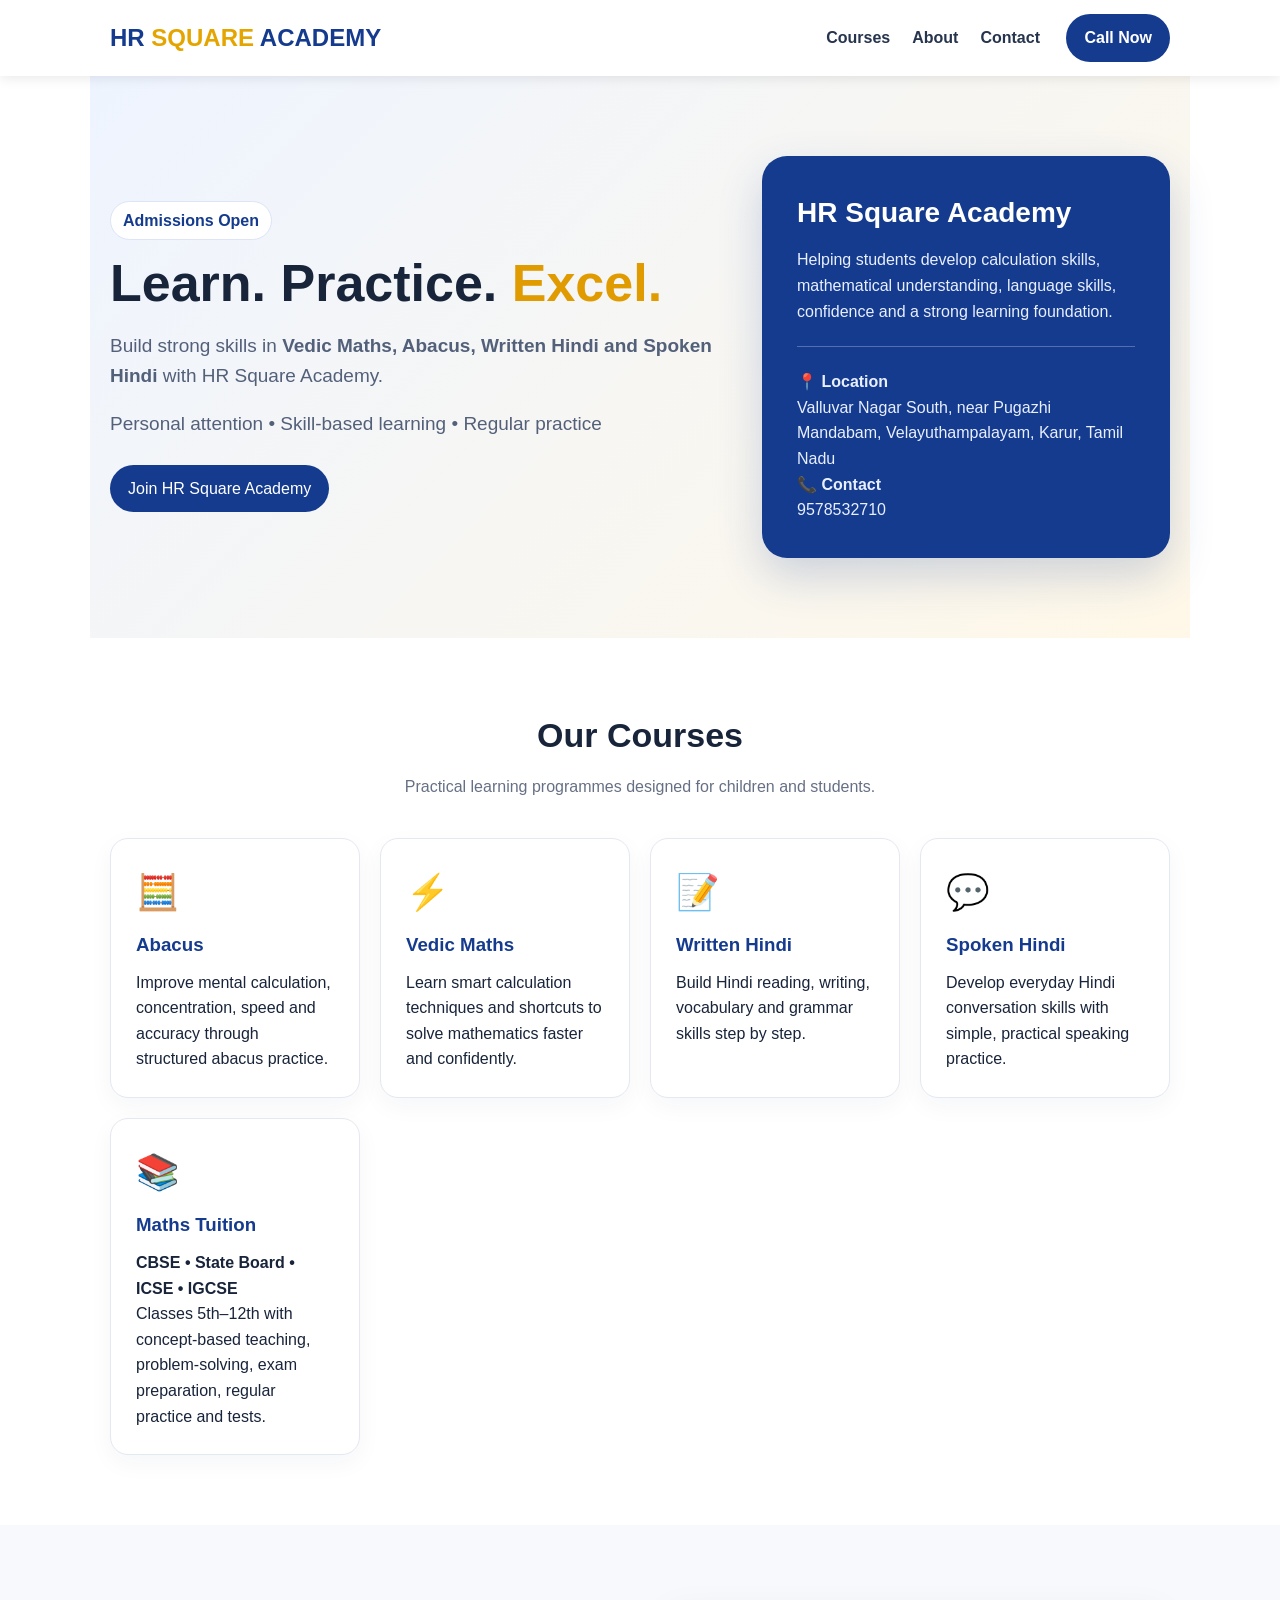
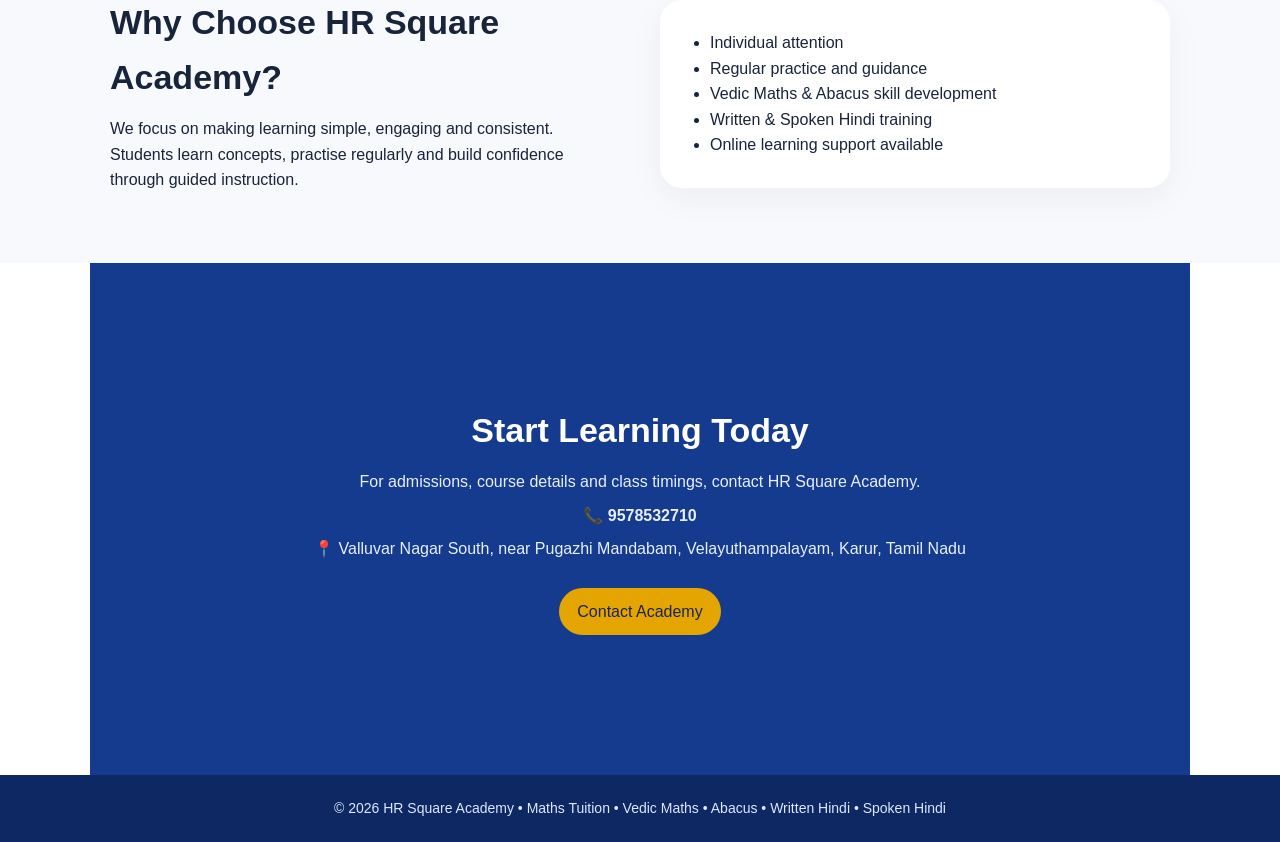
<file: hr_square_academy.html>
<!DOCTYPE html>
<html lang="en">
<head>
<meta charset="UTF-8">
<meta name="viewport" content="width=device-width, initial-scale=1.0">
<title>HR Square Academy</title>
<style>
*{box-sizing:border-box;margin:0;padding:0}
html{scroll-behavior:smooth}
body{font-family:Arial,Helvetica,sans-serif;color:#18243a;background:#fff;line-height:1.6}
header{position:sticky;top:0;z-index:10;background:#fff;box-shadow:0 2px 12px #00000018}
nav{max-width:1100px;margin:auto;display:flex;align-items:center;justify-content:space-between;padding:14px 20px}
.logo{font-weight:800;font-size:24px;color:#153b8f}.logo span{color:#e5a500}
nav a{margin-left:22px;text-decoration:none;color:#26344d;font-weight:600}
.btn{display:inline-block;background:#153b8f;color:white!important;padding:11px 18px;border-radius:25px;text-decoration:none}
.hero{background:linear-gradient(135deg,#eef4ff,#fff8e8);padding:80px 20px}
.hero-inner{max-width:1100px;margin:auto;display:grid;grid-template-columns:1.2fr .8fr;gap:40px;align-items:center}
.badge{display:inline-block;background:#fff;border:1px solid #dce4f5;padding:6px 12px;border-radius:20px;color:#153b8f;font-weight:700;margin-bottom:15px}
h1{font-size:52px;line-height:1.1;margin-bottom:18px}
.hero p{font-size:19px;max-width:650px;color:#536079}
.hero-card{background:#153b8f;color:#fff;padding:35px;border-radius:25px;box-shadow:0 18px 45px #153b8f33}
.hero-card h2{font-size:28px;margin-bottom:12px}.hero-card p{color:#e8efff;font-size:16px}
section{max-width:1100px;margin:auto;padding:70px 20px}
.section-title{text-align:center;font-size:34px;margin-bottom:12px}
.section-sub{text-align:center;color:#667085;margin-bottom:38px}
.cards{display:grid;grid-template-columns:repeat(4,1fr);gap:20px}
.card{padding:25px;border:1px solid #e4e8f0;border-radius:18px;background:#fff;box-shadow:0 8px 25px #1725540b}
.card h3{margin:10px 0;color:#153b8f}.icon{font-size:35px}
.about{background:#f7f9fc}
.about-inner{max-width:1100px;margin:auto;padding:70px 20px;display:grid;grid-template-columns:1fr 1fr;gap:40px;align-items:center}
.about-box{background:#fff;border-radius:22px;padding:30px;box-shadow:0 10px 35px #0000000d}
ul{padding-left:20px}.highlight{color:#e09b00;font-weight:800}
.contact{background:#153b8f;color:#fff}
.contact-inner{max-width:900px;margin:auto;text-align:center;padding:70px 20px}
.contact p{margin:8px 0;color:#e8efff}.contact .btn{background:#e5a500;color:#172554!important;margin-top:18px}
footer{text-align:center;padding:22px;background:#0d2862;color:#dfe8ff;font-size:14px}
@media(max-width:800px){
 nav{flex-wrap:wrap;gap:10px}nav div:last-child{width:100%;text-align:center}nav a{margin:0 7px}
 .hero-inner,.about-inner{grid-template-columns:1fr}
 h1{font-size:40px}.cards{grid-template-columns:1fr 1fr}
}
@media(max-width:500px){.cards{grid-template-columns:1fr}.hero{padding:55px 20px}}
</style>
</head>
<body>
<header>
<nav>
  <div class="logo">HR <span>SQUARE</span> ACADEMY</div>
  <div>
    <a href="#courses">Courses</a><a href="#about">About</a><a href="#contact">Contact</a>
    <a class="btn" href="tel:9578532710">Call Now</a>
  </div>
</nav>
</header>

<main>
<section class="hero">
<div class="hero-inner">
<div>
<span class="badge">Admissions Open</span>
<h1>Learn. Practice. <span class="highlight">Excel.</span></h1>
<p>Build strong skills in <b>Vedic Maths, Abacus, Written Hindi and Spoken Hindi</b> with HR Square Academy.</p>
<p style="margin-top:18px">Personal attention • Skill-based learning • Regular practice</p>
<a class="btn" style="margin-top:25px" href="#contact">Join HR Square Academy</a>
</div>
<div class="hero-card">
<h2>HR Square Academy</h2>
<p>Helping students develop calculation skills, mathematical understanding, language skills, confidence and a strong learning foundation.</p>
<hr style="border:0;border-top:1px solid #ffffff44;margin:22px 0">
<p><b>📍 Location</b><br>Valluvar Nagar South, near Pugazhi Mandabam, Velayuthampalayam, Karur, Tamil Nadu</p>
<p><b>📞 Contact</b><br>9578532710</p>
</div>
</div>
</section>

<section id="courses">
<h2 class="section-title">Our Courses</h2>
<p class="section-sub">Practical learning programmes designed for children and students.</p>
<div class="cards">
<div class="card"><div class="icon">🧮</div><h3>Abacus</h3><p>Improve mental calculation, concentration, speed and accuracy through structured abacus practice.</p></div>
<div class="card"><div class="icon">⚡</div><h3>Vedic Maths</h3><p>Learn smart calculation techniques and shortcuts to solve mathematics faster and confidently.</p></div>
<div class="card"><div class="icon">📝</div><h3>Written Hindi</h3><p>Build Hindi reading, writing, vocabulary and grammar skills step by step.</p></div>
<div class="card"><div class="icon">💬</div><h3>Spoken Hindi</h3><p>Develop everyday Hindi conversation skills with simple, practical speaking practice.</p></div>
<div class="card"><div class="icon">📚</div><h3>Maths Tuition</h3><p><b>CBSE • State Board • ICSE • IGCSE</b><br>Classes 5th–12th with concept-based teaching, problem-solving, exam preparation, regular practice and tests.</p></div>
</div>
</section>

<div class="about" id="about">
<div class="about-inner">
<div>
<h2 class="section-title" style="text-align:left">Why Choose HR Square Academy?</h2>
<p>We focus on making learning simple, engaging and consistent. Students learn concepts, practise regularly and build confidence through guided instruction.</p>
</div>
<div class="about-box">
<ul>
<li>Individual attention</li>
<li>Regular practice and guidance</li>
<li>Vedic Maths & Abacus skill development</li>
<li>Written & Spoken Hindi training</li>
<li>Online learning support available</li>
</ul>
</div>
</div>
</div>

<section id="contact" class="contact">
<div class="contact-inner">
<h2 class="section-title">Start Learning Today</h2>
<p>For admissions, course details and class timings, contact HR Square Academy.</p>
<p><b>📞 9578532710</b></p>
<p>📍 Valluvar Nagar South, near Pugazhi Mandabam, Velayuthampalayam, Karur, Tamil Nadu</p>
<a class="btn" href="tel:9578532710">Contact Academy</a>
</div>
</section>
</main>

<footer>© 2026 HR Square Academy • Maths Tuition • Vedic Maths • Abacus • Written Hindi • Spoken Hindi</footer>
</body>
</html>
</file>
<file: assets/fonts/fonts.css>
/* =============================================================================
 * HR SQUARE ACADEMY - SELF-HOSTED FONTS SYSTEM
 * Families: Inter (Body) & Plus Jakarta Sans (Headings & UI)
 * Zero third-party requests, CSP-compliant, subresource integrity immune
 * ============================================================================= */

/* --- Inter (Body Font) --- */
/* Cyrillic Extended */
@font-face {
  font-family: 'Inter';
  font-style: normal;
  font-weight: 400 700;
  font-display: swap;
  src: url('./inter-cyrillic-ext.woff2') format('woff2');
  unicode-range: U+0460-052F, U+1C80-1C8A, U+20B4, U+2DE0-2DFF, U+A640-A69F, U+FE2E-FE2F;
}
/* Cyrillic */
@font-face {
  font-family: 'Inter';
  font-style: normal;
  font-weight: 400 700;
  font-display: swap;
  src: url('./inter-cyrillic.woff2') format('woff2');
  unicode-range: U+0301, U+0400-045F, U+0490-0491, U+04B0-04B1, U+2116;
}
/* Greek Extended */
@font-face {
  font-family: 'Inter';
  font-style: normal;
  font-weight: 400 700;
  font-display: swap;
  src: url('./inter-greek-ext.woff2') format('woff2');
  unicode-range: U+1F00-1FFF;
}
/* Greek */
@font-face {
  font-family: 'Inter';
  font-style: normal;
  font-weight: 400 700;
  font-display: swap;
  src: url('./inter-greek.woff2') format('woff2');
  unicode-range: U+0370-0377, U+037A-037F, U+0384-038A, U+038C, U+038E-03A1, U+03A3-03FF;
}
/* Vietnamese */
@font-face {
  font-family: 'Inter';
  font-style: normal;
  font-weight: 400 700;
  font-display: swap;
  src: url('./inter-vietnamese.woff2') format('woff2');
  unicode-range: U+0102-0103, U+0110-0111, U+0128-0129, U+0168-0169, U+01A0-01A1, U+01AF-01B0, U+0300-0301, U+0303-0304, U+0308-0309, U+0323, U+0329, U+1EA0-1EF9, U+20AB;
}
/* Latin Extended */
@font-face {
  font-family: 'Inter';
  font-style: normal;
  font-weight: 400 700;
  font-display: swap;
  src: url('./inter-latin-ext.woff2') format('woff2');
  unicode-range: U+0100-02BA, U+02BD-02C5, U+02C7-02CC, U+02CE-02D7, U+02DD-02FF, U+0304, U+0308, U+0329, U+1D00-1DBF, U+1E00-1E9F, U+1EF2-1EFF, U+2020, U+20A0-20AB, U+20AD-20C4, U+2113, U+2C60-2C7F, U+A720-A7FF;
}
/* Latin (Primary Body) - Variable & Explicit weights */
@font-face {
  font-family: 'Inter';
  font-style: normal;
  font-weight: 400 700;
  font-display: swap;
  src: url('./inter-latin.woff2') format('woff2');
  unicode-range: U+0000-00FF, U+0131, U+0152-0153, U+02BB-02BC, U+02C6, U+02DA, U+02DC, U+0304, U+0308, U+0329, U+2000-206F, U+20AC, U+2122, U+2191, U+2193, U+2212, U+2215, U+FEFF, U+FFFD;
}
@font-face {
  font-family: 'Inter';
  font-style: normal;
  font-weight: 400;
  font-display: swap;
  src: url('./inter-latin.woff2') format('woff2');
  unicode-range: U+0000-00FF, U+0131, U+0152-0153, U+02BB-02BC, U+02C6, U+02DA, U+02DC, U+0304, U+0308, U+0329, U+2000-206F, U+20AC, U+2122, U+2191, U+2193, U+2212, U+2215, U+FEFF, U+FFFD;
}
@font-face {
  font-family: 'Inter';
  font-style: normal;
  font-weight: 500;
  font-display: swap;
  src: url('./inter-latin.woff2') format('woff2');
  unicode-range: U+0000-00FF, U+0131, U+0152-0153, U+02BB-02BC, U+02C6, U+02DA, U+02DC, U+0304, U+0308, U+0329, U+2000-206F, U+20AC, U+2122, U+2191, U+2193, U+2212, U+2215, U+FEFF, U+FFFD;
}
@font-face {
  font-family: 'Inter';
  font-style: normal;
  font-weight: 600;
  font-display: swap;
  src: url('./inter-latin.woff2') format('woff2');
  unicode-range: U+0000-00FF, U+0131, U+0152-0153, U+02BB-02BC, U+02C6, U+02DA, U+02DC, U+0304, U+0308, U+0329, U+2000-206F, U+20AC, U+2122, U+2191, U+2193, U+2212, U+2215, U+FEFF, U+FFFD;
}
@font-face {
  font-family: 'Inter';
  font-style: normal;
  font-weight: 700;
  font-display: swap;
  src: url('./inter-latin.woff2') format('woff2');
  unicode-range: U+0000-00FF, U+0131, U+0152-0153, U+02BB-02BC, U+02C6, U+02DA, U+02DC, U+0304, U+0308, U+0329, U+2000-206F, U+20AC, U+2122, U+2191, U+2193, U+2212, U+2215, U+FEFF, U+FFFD;
}

/* --- Plus Jakarta Sans (Headings & Display Font) --- */
/* Cyrillic Extended */
@font-face {
  font-family: 'Plus Jakarta Sans';
  font-style: normal;
  font-weight: 400 800;
  font-display: swap;
  src: url('./plus-jakarta-sans-cyrillic-ext.woff2') format('woff2');
  unicode-range: U+0460-052F, U+1C80-1C8A, U+20B4, U+2DE0-2DFF, U+A640-A69F, U+FE2E-FE2F;
}
/* Vietnamese */
@font-face {
  font-family: 'Plus Jakarta Sans';
  font-style: normal;
  font-weight: 400 800;
  font-display: swap;
  src: url('./plus-jakarta-sans-vietnamese.woff2') format('woff2');
  unicode-range: U+0102-0103, U+0110-0111, U+0128-0129, U+0168-0169, U+01A0-01A1, U+01AF-01B0, U+0300-0301, U+0303-0304, U+0308-0309, U+0323, U+0329, U+1EA0-1EF9, U+20AB;
}
/* Latin Extended */
@font-face {
  font-family: 'Plus Jakarta Sans';
  font-style: normal;
  font-weight: 400 800;
  font-display: swap;
  src: url('./plus-jakarta-sans-latin-ext.woff2') format('woff2');
  unicode-range: U+0100-02BA, U+02BD-02C5, U+02C7-02CC, U+02CE-02D7, U+02DD-02FF, U+0304, U+0308, U+0329, U+1D00-1DBF, U+1E00-1E9F, U+1EF2-1EFF, U+2020, U+20A0-20AB, U+20AD-20C4, U+2113, U+2C60-2C7F, U+A720-A7FF;
}
/* Latin (Primary Display) - Variable & Explicit weights */
@font-face {
  font-family: 'Plus Jakarta Sans';
  font-style: normal;
  font-weight: 400 800;
  font-display: swap;
  src: url('./plus-jakarta-sans-latin.woff2') format('woff2');
  unicode-range: U+0000-00FF, U+0131, U+0152-0153, U+02BB-02BC, U+02C6, U+02DA, U+02DC, U+0304, U+0308, U+0329, U+2000-206F, U+20AC, U+2122, U+2191, U+2193, U+2212, U+2215, U+FEFF, U+FFFD;
}
@font-face {
  font-family: 'Plus Jakarta Sans';
  font-style: normal;
  font-weight: 400;
  font-display: swap;
  src: url('./plus-jakarta-sans-latin.woff2') format('woff2');
  unicode-range: U+0000-00FF, U+0131, U+0152-0153, U+02BB-02BC, U+02C6, U+02DA, U+02DC, U+0304, U+0308, U+0329, U+2000-206F, U+20AC, U+2122, U+2191, U+2193, U+2212, U+2215, U+FEFF, U+FFFD;
}
@font-face {
  font-family: 'Plus Jakarta Sans';
  font-style: normal;
  font-weight: 500;
  font-display: swap;
  src: url('./plus-jakarta-sans-latin.woff2') format('woff2');
  unicode-range: U+0000-00FF, U+0131, U+0152-0153, U+02BB-02BC, U+02C6, U+02DA, U+02DC, U+0304, U+0308, U+0329, U+2000-206F, U+20AC, U+2122, U+2191, U+2193, U+2212, U+2215, U+FEFF, U+FFFD;
}
@font-face {
  font-family: 'Plus Jakarta Sans';
  font-style: normal;
  font-weight: 600;
  font-display: swap;
  src: url('./plus-jakarta-sans-latin.woff2') format('woff2');
  unicode-range: U+0000-00FF, U+0131, U+0152-0153, U+02BB-02BC, U+02C6, U+02DA, U+02DC, U+0304, U+0308, U+0329, U+2000-206F, U+20AC, U+2122, U+2191, U+2193, U+2212, U+2215, U+FEFF, U+FFFD;
}
@font-face {
  font-family: 'Plus Jakarta Sans';
  font-style: normal;
  font-weight: 700;
  font-display: swap;
  src: url('./plus-jakarta-sans-latin.woff2') format('woff2');
  unicode-range: U+0000-00FF, U+0131, U+0152-0153, U+02BB-02BC, U+02C6, U+02DA, U+02DC, U+0304, U+0308, U+0329, U+2000-206F, U+20AC, U+2122, U+2191, U+2193, U+2212, U+2215, U+FEFF, U+FFFD;
}
@font-face {
  font-family: 'Plus Jakarta Sans';
  font-style: normal;
  font-weight: 800;
  font-display: swap;
  src: url('./plus-jakarta-sans-latin.woff2') format('woff2');
  unicode-range: U+0000-00FF, U+0131, U+0152-0153, U+02BB-02BC, U+02C6, U+02DA, U+02DC, U+0304, U+0308, U+0329, U+2000-206F, U+20AC, U+2122, U+2191, U+2193, U+2212, U+2215, U+FEFF, U+FFFD;
}
</file>
<file: css/style.css>
/**
 * =============================================================================
 * HR SQUARE ACADEMY - MODERN AGENCY-GRADE DESIGN SYSTEM
 * Developed with 10+ Years Senior Frontend Engineering Standards
 * Palette extracted directly from official HR Square Academy Logo:
 * Deep Navy (#1B3A6B), Vivid Flame Orange (#E85D04), Royal Blue (#1565C0), Gold (#F5A623)
 * =============================================================================
 */

/* =============================================================================
 * SELF-HOSTED FONTS: Plus Jakarta Sans & Inter
 * Zero third-party requests, CSP-compliant, subresource integrity immune
 * ============================================================================= */

/* --- Inter (Body Font) --- */
/* Cyrillic Extended */
@font-face {
  font-family: 'Inter';
  font-style: normal;
  font-weight: 400 700;
  font-display: swap;
  src: url('../assets/fonts/inter-cyrillic-ext.woff2') format('woff2');
  unicode-range: U+0460-052F, U+1C80-1C8A, U+20B4, U+2DE0-2DFF, U+A640-A69F, U+FE2E-FE2F;
}
/* Cyrillic */
@font-face {
  font-family: 'Inter';
  font-style: normal;
  font-weight: 400 700;
  font-display: swap;
  src: url('../assets/fonts/inter-cyrillic.woff2') format('woff2');
  unicode-range: U+0301, U+0400-045F, U+0490-0491, U+04B0-04B1, U+2116;
}
/* Greek Extended */
@font-face {
  font-family: 'Inter';
  font-style: normal;
  font-weight: 400 700;
  font-display: swap;
  src: url('../assets/fonts/inter-greek-ext.woff2') format('woff2');
  unicode-range: U+1F00-1FFF;
}
/* Greek */
@font-face {
  font-family: 'Inter';
  font-style: normal;
  font-weight: 400 700;
  font-display: swap;
  src: url('../assets/fonts/inter-greek.woff2') format('woff2');
  unicode-range: U+0370-0377, U+037A-037F, U+0384-038A, U+038C, U+038E-03A1, U+03A3-03FF;
}
/* Vietnamese */
@font-face {
  font-family: 'Inter';
  font-style: normal;
  font-weight: 400 700;
  font-display: swap;
  src: url('../assets/fonts/inter-vietnamese.woff2') format('woff2');
  unicode-range: U+0102-0103, U+0110-0111, U+0128-0129, U+0168-0169, U+01A0-01A1, U+01AF-01B0, U+0300-0301, U+0303-0304, U+0308-0309, U+0323, U+0329, U+1EA0-1EF9, U+20AB;
}
/* Latin Extended */
@font-face {
  font-family: 'Inter';
  font-style: normal;
  font-weight: 400 700;
  font-display: swap;
  src: url('../assets/fonts/inter-latin-ext.woff2') format('woff2');
  unicode-range: U+0100-02BA, U+02BD-02C5, U+02C7-02CC, U+02CE-02D7, U+02DD-02FF, U+0304, U+0308, U+0329, U+1D00-1DBF, U+1E00-1E9F, U+1EF2-1EFF, U+2020, U+20A0-20AB, U+20AD-20C4, U+2113, U+2C60-2C7F, U+A720-A7FF;
}
/* Latin (Primary Body) - Variable & Static fallback */
@font-face {
  font-family: 'Inter';
  font-style: normal;
  font-weight: 400 700;
  font-display: swap;
  src: url('../assets/fonts/inter-latin.woff2') format('woff2');
  unicode-range: U+0000-00FF, U+0131, U+0152-0153, U+02BB-02BC, U+02C6, U+02DA, U+02DC, U+0304, U+0308, U+0329, U+2000-206F, U+20AC, U+2122, U+2191, U+2193, U+2212, U+2215, U+FEFF, U+FFFD;
}
@font-face {
  font-family: 'Inter';
  font-style: normal;
  font-weight: 400;
  font-display: swap;
  src: url('../assets/fonts/inter-latin.woff2') format('woff2');
  unicode-range: U+0000-00FF, U+0131, U+0152-0153, U+02BB-02BC, U+02C6, U+02DA, U+02DC, U+0304, U+0308, U+0329, U+2000-206F, U+20AC, U+2122, U+2191, U+2193, U+2212, U+2215, U+FEFF, U+FFFD;
}
@font-face {
  font-family: 'Inter';
  font-style: normal;
  font-weight: 500;
  font-display: swap;
  src: url('../assets/fonts/inter-latin.woff2') format('woff2');
  unicode-range: U+0000-00FF, U+0131, U+0152-0153, U+02BB-02BC, U+02C6, U+02DA, U+02DC, U+0304, U+0308, U+0329, U+2000-206F, U+20AC, U+2122, U+2191, U+2193, U+2212, U+2215, U+FEFF, U+FFFD;
}
@font-face {
  font-family: 'Inter';
  font-style: normal;
  font-weight: 600;
  font-display: swap;
  src: url('../assets/fonts/inter-latin.woff2') format('woff2');
  unicode-range: U+0000-00FF, U+0131, U+0152-0153, U+02BB-02BC, U+02C6, U+02DA, U+02DC, U+0304, U+0308, U+0329, U+2000-206F, U+20AC, U+2122, U+2191, U+2193, U+2212, U+2215, U+FEFF, U+FFFD;
}
@font-face {
  font-family: 'Inter';
  font-style: normal;
  font-weight: 700;
  font-display: swap;
  src: url('../assets/fonts/inter-latin.woff2') format('woff2');
  unicode-range: U+0000-00FF, U+0131, U+0152-0153, U+02BB-02BC, U+02C6, U+02DA, U+02DC, U+0304, U+0308, U+0329, U+2000-206F, U+20AC, U+2122, U+2191, U+2193, U+2212, U+2215, U+FEFF, U+FFFD;
}

/* --- Plus Jakarta Sans (Headings & Display Font) --- */
/* Cyrillic Extended */
@font-face {
  font-family: 'Plus Jakarta Sans';
  font-style: normal;
  font-weight: 400 800;
  font-display: swap;
  src: url('../assets/fonts/plus-jakarta-sans-cyrillic-ext.woff2') format('woff2');
  unicode-range: U+0460-052F, U+1C80-1C8A, U+20B4, U+2DE0-2DFF, U+A640-A69F, U+FE2E-FE2F;
}
/* Vietnamese */
@font-face {
  font-family: 'Plus Jakarta Sans';
  font-style: normal;
  font-weight: 400 800;
  font-display: swap;
  src: url('../assets/fonts/plus-jakarta-sans-vietnamese.woff2') format('woff2');
  unicode-range: U+0102-0103, U+0110-0111, U+0128-0129, U+0168-0169, U+01A0-01A1, U+01AF-01B0, U+0300-0301, U+0303-0304, U+0308-0309, U+0323, U+0329, U+1EA0-1EF9, U+20AB;
}
/* Latin Extended */
@font-face {
  font-family: 'Plus Jakarta Sans';
  font-style: normal;
  font-weight: 400 800;
  font-display: swap;
  src: url('../assets/fonts/plus-jakarta-sans-latin-ext.woff2') format('woff2');
  unicode-range: U+0100-02BA, U+02BD-02C5, U+02C7-02CC, U+02CE-02D7, U+02DD-02FF, U+0304, U+0308, U+0329, U+1D00-1DBF, U+1E00-1E9F, U+1EF2-1EFF, U+2020, U+20A0-20AB, U+20AD-20C4, U+2113, U+2C60-2C7F, U+A720-A7FF;
}
/* Latin (Primary Display) - Variable & Static fallback */
@font-face {
  font-family: 'Plus Jakarta Sans';
  font-style: normal;
  font-weight: 400 800;
  font-display: swap;
  src: url('../assets/fonts/plus-jakarta-sans-latin.woff2') format('woff2');
  unicode-range: U+0000-00FF, U+0131, U+0152-0153, U+02BB-02BC, U+02C6, U+02DA, U+02DC, U+0304, U+0308, U+0329, U+2000-206F, U+20AC, U+2122, U+2191, U+2193, U+2212, U+2215, U+FEFF, U+FFFD;
}
@font-face {
  font-family: 'Plus Jakarta Sans';
  font-style: normal;
  font-weight: 400;
  font-display: swap;
  src: url('../assets/fonts/plus-jakarta-sans-latin.woff2') format('woff2');
  unicode-range: U+0000-00FF, U+0131, U+0152-0153, U+02BB-02BC, U+02C6, U+02DA, U+02DC, U+0304, U+0308, U+0329, U+2000-206F, U+20AC, U+2122, U+2191, U+2193, U+2212, U+2215, U+FEFF, U+FFFD;
}
@font-face {
  font-family: 'Plus Jakarta Sans';
  font-style: normal;
  font-weight: 500;
  font-display: swap;
  src: url('../assets/fonts/plus-jakarta-sans-latin.woff2') format('woff2');
  unicode-range: U+0000-00FF, U+0131, U+0152-0153, U+02BB-02BC, U+02C6, U+02DA, U+02DC, U+0304, U+0308, U+0329, U+2000-206F, U+20AC, U+2122, U+2191, U+2193, U+2212, U+2215, U+FEFF, U+FFFD;
}
@font-face {
  font-family: 'Plus Jakarta Sans';
  font-style: normal;
  font-weight: 600;
  font-display: swap;
  src: url('../assets/fonts/plus-jakarta-sans-latin.woff2') format('woff2');
  unicode-range: U+0000-00FF, U+0131, U+0152-0153, U+02BB-02BC, U+02C6, U+02DA, U+02DC, U+0304, U+0308, U+0329, U+2000-206F, U+20AC, U+2122, U+2191, U+2193, U+2212, U+2215, U+FEFF, U+FFFD;
}
@font-face {
  font-family: 'Plus Jakarta Sans';
  font-style: normal;
  font-weight: 700;
  font-display: swap;
  src: url('../assets/fonts/plus-jakarta-sans-latin.woff2') format('woff2');
  unicode-range: U+0000-00FF, U+0131, U+0152-0153, U+02BB-02BC, U+02C6, U+02DA, U+02DC, U+0304, U+0308, U+0329, U+2000-206F, U+20AC, U+2122, U+2191, U+2193, U+2212, U+2215, U+FEFF, U+FFFD;
}
@font-face {
  font-family: 'Plus Jakarta Sans';
  font-style: normal;
  font-weight: 800;
  font-display: swap;
  src: url('../assets/fonts/plus-jakarta-sans-latin.woff2') format('woff2');
  unicode-range: U+0000-00FF, U+0131, U+0152-0153, U+02BB-02BC, U+02C6, U+02DA, U+02DC, U+0304, U+0308, U+0329, U+2000-206F, U+20AC, U+2122, U+2191, U+2193, U+2212, U+2215, U+FEFF, U+FFFD;
}

:root {
  /* Brand Core (Official Logo Identity) */
  --color-primary: #1B3A6B;
  --color-primary-dark: #0B1A30;
  --color-primary-hover: #14305C;
  --color-primary-tint: #EEF3FB;
  --color-primary-light: #D6E4F8;

  --color-orange: #E85D04;
  --color-orange-hover: #C94E03;
  --color-orange-tint: #FFF4EE;
  --color-orange-light: #FFE0CE;

  --color-royal-blue: #1565C0;
  --color-gold: #F5A623;
  --color-gold-tint: #FEF7EC;

  --color-whatsapp: #25D366;
  --color-whatsapp-hover: #1DAF54;
  --color-whatsapp-tint: #EDFBF3;

  /* Neutrals & Surfaces */
  --color-bg-body: #F8FAFC;
  --color-bg-card: #FFFFFF;
  --color-bg-surface: #F1F5F9;
  --color-bg-subtle: #F8F9FA;
  --color-border: rgba(27, 58, 107, 0.10);
  --color-border-subtle: #E2E8F0;

  /* Typography */
  --color-text-main: #0B1A30;
  --color-text-muted: #475569;
  --color-text-light: #64748B;
  --color-text-white: #FFFFFF;

  --font-display: 'Plus Jakarta Sans', system-ui, -apple-system, sans-serif;
  --font-body: 'Inter', system-ui, -apple-system, sans-serif;

  /* Elevation Shadows */
  --shadow-xs: 0 1px 2px rgba(11, 26, 48, 0.05);
  --shadow-sm: 0 4px 6px -1px rgba(11, 26, 48, 0.06), 0 2px 4px -2px rgba(11, 26, 48, 0.04);
  --shadow-md: 0 10px 15px -3px rgba(11, 26, 48, 0.08), 0 4px 6px -4px rgba(11, 26, 48, 0.04);
  --shadow-lg: 0 20px 25px -5px rgba(11, 26, 48, 0.10), 0 8px 10px -6px rgba(11, 26, 48, 0.04);
  --shadow-xl: 0 25px 50px -12px rgba(11, 26, 48, 0.18);
  --shadow-glow-orange: 0 8px 24px rgba(232, 93, 4, 0.28);
  --shadow-glow-blue: 0 8px 24px rgba(27, 58, 107, 0.25);

  /* Border Radius */
  --radius-sm: 8px;
  --radius-md: 12px;
  --radius-lg: 16px;
  --radius-xl: 24px;
  --radius-full: 9999px;

  /* Spacing & Layout */
  --max-width: 1240px;
  --header-height: 76px;
}

/* -----------------------------------------------------------------------------
 * CSS RESET & BASE STYLES
 * ----------------------------------------------------------------------------- */
*, *::before, *::after {
  box-sizing: border-box;
  margin: 0;
  padding: 0;
}

html {
  font-size: 16px;
  scroll-behavior: smooth;
  -webkit-text-size-adjust: 100%;
  overflow-x: hidden;
  width: 100%;
}

body {
  font-family: var(--font-body);
  color: var(--color-text-main);
  background-color: var(--color-bg-body);
  line-height: 1.6;
  -webkit-font-smoothing: antialiased;
  -moz-osx-font-smoothing: grayscale;
  overflow-x: hidden;
}

img, picture, video {
  max-width: 100%;
  display: block;
  -webkit-user-drag: none;
  -khtml-user-drag: none;
  -moz-user-drag: none;
  -o-user-drag: none;
  user-drag: none;
  user-select: none;
  -webkit-user-select: none;
  -moz-user-select: none;
  -ms-user-select: none;
  -webkit-touch-callout: none;
}

a {
  color: inherit;
  text-decoration: none;
  transition: color 0.2s ease;
}

button {
  font-family: inherit;
  cursor: pointer;
  border: none;
  background: none;
}

ul, ol {
  list-style: none;
}

/* -----------------------------------------------------------------------------
 * TYPOGRAPHY UTILITIES
 * ----------------------------------------------------------------------------- */
h1, h2, h3, h4, h5, h6 {
  font-family: var(--font-display);
  font-weight: 700;
  color: var(--color-text-main);
  line-height: 1.2;
  letter-spacing: -0.02em;
}

.text-gradient {
  background: linear-gradient(135deg, var(--color-primary) 0%, var(--color-royal-blue) 45%, var(--color-orange) 100%);
  -webkit-background-clip: text;
  -webkit-text-fill-color: transparent;
  background-clip: text;
}

.text-orange {
  color: var(--color-orange);
}

.section-header {
  text-align: center;
  max-width: 760px;
  margin: 0 auto 56px auto;
}

.section-pill {
  display: inline-flex;
  align-items: center;
  gap: 8px;
  padding: 6px 14px;
  background-color: var(--color-orange-tint);
  border: 1px solid var(--color-orange-light);
  border-radius: var(--radius-full);
  color: var(--color-orange);
  font-family: var(--font-display);
  font-size: 0.8125rem;
  font-weight: 700;
  text-transform: uppercase;
  letter-spacing: 0.08em;
  margin-bottom: 16px;
}

.section-title {
  font-size: clamp(2rem, 3.5vw, 2.75rem);
  font-weight: 800;
  color: var(--color-primary-dark);
  margin-bottom: 16px;
  letter-spacing: -0.03em;
}

.section-subtitle {
  font-size: 1.125rem;
  color: var(--color-text-muted);
  line-height: 1.65;
}

/* -----------------------------------------------------------------------------
 * BUTTONS
 * ----------------------------------------------------------------------------- */
.btn {
  display: inline-flex;
  align-items: center;
  justify-content: center;
  gap: 10px;
  padding: 12px 24px;
  font-family: var(--font-display);
  font-size: 0.9375rem;
  font-weight: 700;
  border-radius: var(--radius-full);
  transition: all 0.25s cubic-bezier(0.16, 1, 0.3, 1);
  white-space: nowrap;
}

.btn-primary {
  background: linear-gradient(135deg, var(--color-orange) 0%, #F07018 100%);
  color: var(--color-text-white);
  box-shadow: var(--shadow-glow-orange);
}

.btn-primary:hover {
  background: linear-gradient(135deg, var(--color-orange-hover) 0%, var(--color-orange) 100%);
  transform: translateY(-2px);
  box-shadow: 0 12px 28px rgba(232, 93, 4, 0.38);
  color: var(--color-text-white);
}

.btn-navy {
  background-color: var(--color-primary);
  color: var(--color-text-white);
  box-shadow: var(--shadow-sm);
}

.btn-navy:hover {
  background-color: var(--color-primary-hover);
  transform: translateY(-2px);
  box-shadow: var(--shadow-glow-blue);
  color: var(--color-text-white);
}

.btn-whatsapp {
  background-color: var(--color-whatsapp);
  color: var(--color-text-white);
  box-shadow: 0 6px 18px rgba(37, 211, 102, 0.28);
}

.btn-whatsapp:hover {
  background-color: var(--color-whatsapp-hover);
  transform: translateY(-2px);
  box-shadow: 0 10px 24px rgba(37, 211, 102, 0.40);
  color: var(--color-text-white);
}

.btn-outline {
  background-color: transparent;
  color: var(--color-primary);
  border: 1.5px solid var(--color-primary);
}

.btn-outline:hover {
  background-color: var(--color-primary-tint);
  border-color: var(--color-primary-hover);
  transform: translateY(-2px);
}

.btn-sm {
  padding: 8px 16px;
  font-size: 0.875rem;
}

.btn-lg {
  padding: 14px 30px;
  font-size: 1.0625rem;
}

/* -----------------------------------------------------------------------------
 * HEADER & NAVIGATION
 * ----------------------------------------------------------------------------- */
#header {
  position: sticky;
  top: 0;
  left: 0;
  width: 100%;
  height: var(--header-height);
  background-color: rgba(255, 255, 255, 0.94);
  backdrop-filter: blur(14px);
  -webkit-backdrop-filter: blur(14px);
  border-bottom: 1px solid var(--color-border);
  z-index: 1000;
  transition: all 0.3s ease;
}

#header.header-scrolled {
  background-color: rgba(255, 255, 255, 0.98);
  box-shadow: var(--shadow-sm);
  height: 68px;
}

.nav-container {
  max-width: var(--max-width);
  height: 100%;
  margin: 0 auto;
  padding: 0 24px;
  display: flex;
  align-items: center;
  justify-content: space-between;
}

.nav-brand {
  display: flex;
  align-items: center;
  gap: 12px;
}

.nav-logo-img {
  height: 44px;
  width: auto;
  object-fit: contain;
  transition: transform 0.2s ease;
}

.nav-brand:hover .nav-logo-img {
  transform: scale(1.04);
}

.nav-brand-text {
  display: flex;
  flex-direction: column;
}

.nav-brand-name {
  font-family: var(--font-display);
  font-size: 1.3125rem;
  font-weight: 800;
  color: var(--color-primary);
  line-height: 1.1;
  letter-spacing: -0.02em;
}

.nav-brand-name span {
  color: var(--color-orange);
}

.nav-brand-sub {
  font-size: 0.6875rem;
  font-weight: 600;
  color: var(--color-royal-blue);
  letter-spacing: 0.05em;
  text-transform: uppercase;
}

.nav-links {
  display: flex;
  align-items: center;
  gap: 32px;
}

.nav-links a {
  font-family: var(--font-display);
  font-size: 0.9375rem;
  font-weight: 600;
  color: var(--color-text-muted);
  position: relative;
  padding: 6px 0;
  transition: color 0.2s ease;
}

.nav-links a:hover,
.nav-links a.active {
  color: var(--color-primary);
}

.nav-links a::after {
  content: '';
  position: absolute;
  bottom: 0;
  left: 0;
  width: 0;
  height: 2.5px;
  background-color: var(--color-orange);
  border-radius: var(--radius-full);
  transition: width 0.25s ease;
}

.nav-links a:hover::after,
.nav-links a.active::after {
  width: 100%;
}

.nav-actions {
  display: flex;
  align-items: center;
  gap: 14px;
}

.nav-hamburger {
  display: none;
  flex-direction: column;
  justify-content: space-between;
  width: 28px;
  height: 20px;
  padding: 0;
  background: transparent;
}

.nav-hamburger span {
  display: block;
  width: 100%;
  height: 2.5px;
  background-color: var(--color-primary-dark);
  border-radius: var(--radius-full);
  transition: all 0.3s ease;
}

/* -----------------------------------------------------------------------------
 * HERO SECTION (WORLD-CLASS COMPOSITE)
 * ----------------------------------------------------------------------------- */
.hero {
  position: relative;
  padding: 64px 24px 80px 24px;
  background: 
    radial-gradient(circle at 10% 20%, rgba(27, 58, 107, 0.05) 0%, transparent 45%),
    radial-gradient(circle at 90% 80%, rgba(232, 93, 4, 0.05) 0%, transparent 45%),
    var(--color-bg-body);
  overflow: hidden;
}

.hero-inner {
  max-width: var(--max-width);
  margin: 0 auto;
  display: grid;
  grid-template-columns: 1.15fr 0.85fr;
  align-items: center;
  gap: 56px;
}

.hero-content {
  display: flex;
  flex-direction: column;
  align-items: flex-start;
}

.hero-live-pill {
  display: inline-flex;
  align-items: center;
  gap: 10px;
  padding: 6px 16px;
  background-color: var(--color-primary-tint);
  border: 1px solid var(--color-primary-light);
  border-radius: var(--radius-full);
  color: var(--color-primary);
  font-family: var(--font-display);
  font-size: 0.8125rem;
  font-weight: 700;
  letter-spacing: 0.02em;
  margin-bottom: 24px;
}

.hero-live-dot {
  width: 8px;
  height: 8px;
  background-color: var(--color-whatsapp);
  border-radius: 50%;
  box-shadow: 0 0 0 3px rgba(37, 211, 102, 0.25);
  animation: pulse-dot 2s infinite;
}

.hero-title {
  font-size: clamp(2.5rem, 4.4vw, 3.75rem);
  font-weight: 800;
  line-height: 1.12;
  letter-spacing: -0.035em;
  color: var(--color-primary-dark);
  margin-bottom: 20px;
}

.hero-desc {
  font-size: 1.1875rem;
  color: var(--color-text-muted);
  line-height: 1.65;
  margin-bottom: 28px;
  max-width: 620px;
}

.hero-desc strong {
  color: var(--color-primary-dark);
  font-weight: 600;
}

.hero-chips {
  display: flex;
  flex-wrap: wrap;
  gap: 10px;
  margin-bottom: 36px;
}

.hero-chip {
  display: inline-flex;
  align-items: center;
  gap: 6px;
  padding: 6px 14px;
  background-color: var(--color-bg-card);
  border: 1px solid var(--color-border-subtle);
  border-radius: var(--radius-full);
  font-size: 0.84375rem;
  font-weight: 600;
  color: var(--color-text-main);
  box-shadow: var(--shadow-xs);
}

.hero-chip span {
  font-size: 1rem;
}

.hero-actions {
  display: flex;
  align-items: center;
  gap: 16px;
  flex-wrap: wrap;
  margin-bottom: 36px;
}

.hero-trust-bar {
  display: flex;
  align-items: center;
  gap: 24px;
  padding-top: 24px;
  border-top: 1px solid var(--color-border);
  width: 100%;
}

.trust-item {
  display: flex;
  align-items: center;
  gap: 8px;
  font-size: 0.875rem;
  font-weight: 600;
  color: var(--color-text-muted);
}

.trust-item .trust-icon {
  font-size: 1.125rem;
}

.trust-item strong {
  color: var(--color-primary-dark);
  font-weight: 700;
}

/* Hero Right Showcase Card */
.hero-showcase {
  position: relative;
  background: var(--color-bg-card);
  border-radius: var(--radius-xl);
  border: 1px solid rgba(27, 58, 107, 0.12);
  box-shadow: var(--shadow-xl);
  overflow: visible;
  padding: 16px;
}

.hero-photo-frame {
  position: relative;
  border-radius: var(--radius-lg);
  overflow: hidden;
  height: 290px;
  background-color: var(--color-primary-dark);
}

.hero-photo-frame img {
  width: 100%;
  height: 100%;
  object-fit: cover;
  transition: transform 0.5s ease;
}

.hero-showcase:hover .hero-photo-frame img {
  transform: scale(1.04);
}

.hero-badge-overlay {
  position: absolute;
  top: 14px;
  left: 14px;
  display: inline-flex;
  align-items: center;
  gap: 6px;
  background: rgba(11, 26, 48, 0.85);
  backdrop-filter: blur(8px);
  padding: 6px 12px;
  border-radius: var(--radius-full);
  color: #FFFFFF;
  font-size: 0.75rem;
  font-weight: 700;
  letter-spacing: 0.04em;
  text-transform: uppercase;
}

.badge-pulse {
  width: 8px;
  height: 8px;
  background-color: #EF4444;
  border-radius: 50%;
  box-shadow: 0 0 0 3px rgba(239, 68, 68, 0.35);
  animation: pulse-dot 1.5s infinite;
}

.hero-showcase-body {
  padding: 20px 12px 10px 12px;
}

.showcase-brand-header {
  display: flex;
  align-items: center;
  justify-content: space-between;
  margin-bottom: 12px;
}

.showcase-brand-title {
  font-size: 1.25rem;
  font-weight: 800;
  color: var(--color-primary);
}

.showcase-nsdc-tag {
  display: inline-flex;
  align-items: center;
  gap: 6px;
  padding: 4px 10px;
  background-color: var(--color-gold-tint);
  border: 1px solid rgba(245, 166, 35, 0.3);
  border-radius: var(--radius-full);
  color: #B45309;
  font-size: 0.75rem;
  font-weight: 700;
}

.showcase-location {
  display: flex;
  align-items: flex-start;
  gap: 8px;
  font-size: 0.875rem;
  color: var(--color-text-muted);
  margin-bottom: 16px;
  line-height: 1.4;
}

.showcase-stats-strip {
  display: grid;
  grid-template-columns: repeat(3, 1fr);
  gap: 8px;
  background-color: var(--color-bg-surface);
  border-radius: var(--radius-md);
  padding: 12px;
  text-align: center;
  margin-bottom: 16px;
}

.sc-stat-num {
  font-family: var(--font-display);
  font-size: 1.125rem;
  font-weight: 800;
  color: var(--color-primary);
}

.sc-stat-lbl {
  font-size: 0.6875rem;
  color: var(--color-text-light);
  font-weight: 600;
  text-transform: uppercase;
}

/* Floating Badges outside showcase */
.floating-glass-badge {
  position: absolute;
  background: rgba(255, 255, 255, 0.95);
  backdrop-filter: blur(12px);
  border: 1px solid rgba(27, 58, 107, 0.12);
  border-radius: var(--radius-lg);
  padding: 10px 16px;
  display: flex;
  align-items: center;
  gap: 10px;
  box-shadow: var(--shadow-lg);
  z-index: 10;
}

.badge-top-left {
  top: -18px;
  left: -20px;
}

.badge-bottom-right {
  bottom: -18px;
  right: -20px;
}

.fgb-icon {
  width: 36px;
  height: 36px;
  border-radius: 50%;
  background: var(--color-primary-tint);
  display: flex;
  align-items: center;
  justify-content: center;
  font-size: 1.125rem;
  color: var(--color-primary);
}

.fgb-text strong {
  display: block;
  font-size: 0.8125rem;
  font-weight: 700;
  color: var(--color-primary-dark);
}

.fgb-text span {
  display: block;
  font-size: 0.6875rem;
  color: var(--color-text-light);
}

/* -----------------------------------------------------------------------------
 * STATS COUNTER BAR
 * ----------------------------------------------------------------------------- */
.stats-bar {
  background: linear-gradient(135deg, var(--color-primary-dark) 0%, #102446 100%);
  color: var(--color-text-white);
  padding: 36px 24px;
  border-top: 1px solid rgba(255, 255, 255, 0.08);
  border-bottom: 1px solid rgba(255, 255, 255, 0.08);
}

.stats-bar-inner {
  max-width: var(--max-width);
  margin: 0 auto;
  display: grid;
  grid-template-columns: repeat(4, 1fr);
  align-items: center;
  gap: 24px;
}

.stat-item {
  display: flex;
  flex-direction: column;
  align-items: center;
  text-align: center;
}

.stat-number {
  font-family: var(--font-display);
  font-size: clamp(2rem, 3.5vw, 2.75rem);
  font-weight: 800;
  color: var(--color-gold);
  line-height: 1.1;
  letter-spacing: -0.02em;
}

.stat-label {
  font-size: 0.9375rem;
  color: rgba(255, 255, 255, 0.85);
  font-weight: 600;
  margin-top: 4px;
}

.stat-divider {
  display: none; /* Managed by grid gap */
}

/* -----------------------------------------------------------------------------
 * COURSES SECTION (BENTO GRID DESIGN)
 * ----------------------------------------------------------------------------- */
.courses-section {
  padding: 96px 24px;
  max-width: var(--max-width);
  margin: 0 auto;
}

.courses-grid {
  display: grid;
  grid-template-columns: repeat(4, 1fr);
  gap: 24px;
}

.course-card {
  background: var(--color-bg-card);
  border: 1px solid var(--color-border-subtle);
  border-radius: var(--radius-xl);
  padding: 32px 24px;
  display: flex;
  flex-direction: column;
  transition: all 0.3s cubic-bezier(0.16, 1, 0.3, 1);
  box-shadow: var(--shadow-sm);
  position: relative;
  overflow: hidden;
}

.course-card::before {
  content: '';
  position: absolute;
  top: 0;
  left: 0;
  width: 100%;
  height: 4px;
  background: linear-gradient(90deg, var(--color-primary), var(--color-royal-blue));
  opacity: 0;
  transition: opacity 0.3s ease;
}

.course-card:hover {
  transform: translateY(-6px);
  box-shadow: var(--shadow-lg);
  border-color: rgba(27, 58, 107, 0.25);
}

.course-card:hover::before {
  opacity: 1;
}

.course-card-icon {
  width: 56px;
  height: 56px;
  border-radius: var(--radius-lg);
  background: var(--color-primary-tint);
  display: flex;
  align-items: center;
  justify-content: center;
  font-size: 1.75rem;
  margin-bottom: 20px;
}

.course-card:nth-child(2) .course-card-icon {
  background: var(--color-orange-tint);
}

.course-card:nth-child(3) .course-card-icon {
  background: #EFF6FF;
}

.course-card:nth-child(4) .course-card-icon {
  background: #FEF3C7;
}

.course-age-badge {
  display: inline-block;
  font-size: 0.75rem;
  font-weight: 700;
  color: var(--color-royal-blue);
  background: var(--color-primary-tint);
  padding: 4px 10px;
  border-radius: var(--radius-full);
  margin-bottom: 12px;
  align-self: flex-start;
}

.course-card h3 {
  font-size: 1.375rem;
  font-weight: 700;
  color: var(--color-primary-dark);
  margin-bottom: 12px;
}

.course-card p {
  font-size: 0.9375rem;
  color: var(--color-text-muted);
  line-height: 1.6;
  margin-bottom: 24px;
  flex-grow: 1;
}

.course-features-list {
  display: flex;
  flex-wrap: wrap;
  gap: 6px;
  margin-bottom: 24px;
}

.course-feature-pill {
  font-size: 0.75rem;
  font-weight: 600;
  color: var(--color-text-main);
  background-color: var(--color-bg-surface);
  padding: 4px 10px;
  border-radius: var(--radius-full);
}

.course-cta-btn {
  display: inline-flex;
  align-items: center;
  justify-content: space-between;
  width: 100%;
  padding: 10px 16px;
  background-color: var(--color-primary-tint);
  color: var(--color-primary);
  border-radius: var(--radius-md);
  font-family: var(--font-display);
  font-size: 0.875rem;
  font-weight: 700;
  transition: all 0.2s ease;
}

.course-card:hover .course-cta-btn {
  background-color: var(--color-primary);
  color: var(--color-text-white);
}

/* Flagship Math Card (Full Width) */
.course-card-flagship {
  grid-column: 1 / -1;
  background: linear-gradient(135deg, #FFFFFF 0%, #F8FAFC 100%);
  border: 1.5px solid rgba(27, 58, 107, 0.20);
  padding: 40px;
  display: grid;
  grid-template-columns: 1fr auto;
  align-items: center;
  gap: 40px;
  position: relative;
}

.course-card-flagship::before {
  content: '';
  position: absolute;
  top: 0;
  left: 0;
  width: 100%;
  height: 5px;
  background: linear-gradient(90deg, var(--color-orange), var(--color-gold), var(--color-primary));
  opacity: 1;
}

.flagship-content {
  display: flex;
  flex-direction: column;
}

.flagship-boards-strip {
  display: flex;
  flex-wrap: wrap;
  align-items: center;
  gap: 8px;
  margin-bottom: 14px;
}

.board-tag {
  font-size: 0.75rem;
  font-weight: 700;
  color: var(--color-orange);
  background: var(--color-orange-tint);
  border: 1px solid var(--color-orange-light);
  padding: 4px 10px;
  border-radius: var(--radius-full);
}

.flagship-title {
  font-size: clamp(1.5rem, 2.5vw, 2rem);
  font-weight: 800;
  color: var(--color-primary-dark);
  margin-bottom: 12px;
}

.flagship-desc {
  font-size: 1.0625rem;
  color: var(--color-text-muted);
  line-height: 1.6;
  max-width: 800px;
  margin-bottom: 20px;
}

.flagship-highlights {
  display: grid;
  grid-template-columns: repeat(3, 1fr);
  gap: 16px;
}

.flagship-hl-item {
  display: flex;
  align-items: center;
  gap: 8px;
  font-size: 0.875rem;
  font-weight: 600;
  color: var(--color-text-main);
}

.flagship-hl-item span {
  color: var(--color-whatsapp);
  font-weight: 800;
  font-size: 1.125rem;
}

.flagship-action {
  display: flex;
  flex-direction: column;
  align-items: center;
  gap: 12px;
}

/* -----------------------------------------------------------------------------
 * WHY CHOOSE US (VALUE PILLARS)
 * ----------------------------------------------------------------------------- */
.why-us-section {
  padding: 88px 24px;
  background-color: var(--color-bg-surface);
}

.why-us-inner {
  max-width: var(--max-width);
  margin: 0 auto;
}

.why-us-grid {
  display: grid;
  grid-template-columns: repeat(4, 1fr);
  gap: 24px;
}

.why-card {
  background: var(--color-bg-card);
  border-radius: var(--radius-xl);
  padding: 32px 24px;
  box-shadow: var(--shadow-sm);
  border: 1px solid var(--color-border-subtle);
  transition: all 0.3s ease;
}

.why-card:hover {
  transform: translateY(-4px);
  box-shadow: var(--shadow-md);
  border-color: rgba(27, 58, 107, 0.2);
}

.why-card-icon {
  width: 52px;
  height: 52px;
  border-radius: 50%;
  background: var(--color-primary-tint);
  display: flex;
  align-items: center;
  justify-content: center;
  font-size: 1.5rem;
  color: var(--color-primary);
  margin-bottom: 20px;
}

.why-card h3 {
  font-size: 1.25rem;
  font-weight: 700;
  color: var(--color-primary-dark);
  margin-bottom: 12px;
}

.why-card p {
  font-size: 0.9375rem;
  color: var(--color-text-muted);
  line-height: 1.6;
}

/* -----------------------------------------------------------------------------
 * FACULTY SECTION (SQUARE ZOOMED-OUT PORTRAITS - HIGH QUALITY)
 * ----------------------------------------------------------------------------- */
.faculty-section {
  padding: 96px 24px;
  max-width: var(--max-width);
  margin: 0 auto;
}

.teachers-grid {
  display: grid;
  grid-template-columns: repeat(4, 1fr);
  gap: 24px;
  margin-bottom: 48px;
}

.teacher-card {
  background: var(--color-bg-card);
  border-radius: var(--radius-xl);
  border: 1px solid var(--color-border-subtle);
  overflow: hidden;
  box-shadow: var(--shadow-sm);
  transition: all 0.3s cubic-bezier(0.16, 1, 0.3, 1);
  display: flex;
  flex-direction: column;
}

.teacher-card:hover {
  transform: translateY(-6px);
  box-shadow: var(--shadow-xl);
  border-color: rgba(27, 58, 107, 0.25);
}

.teacher-card-featured {
  border: 1.5px solid var(--color-primary);
  position: relative;
}

/* Square Photo Container */
.teacher-photo-frame {
  position: relative;
  width: 100%;
  aspect-ratio: 1 / 1;
  background-color: var(--color-bg-surface);
  overflow: hidden;
}

.teacher-photo-frame img {
  width: 100%;
  height: 100%;
  object-fit: cover;
  object-position: center top;
  transition: transform 0.45s ease;
}

.teacher-card:hover .teacher-photo-frame img {
  transform: scale(1.05);
}

/* Floating Role Badge on Photo */
.teacher-role-badge {
  position: absolute;
  bottom: 12px;
  left: 12px;
  right: 12px;
  background: rgba(11, 26, 48, 0.88);
  backdrop-filter: blur(8px);
  color: #FFFFFF;
  padding: 6px 12px;
  border-radius: var(--radius-md);
  font-family: var(--font-display);
  font-size: 0.75rem;
  font-weight: 700;
  letter-spacing: 0.04em;
  text-transform: uppercase;
  text-align: center;
  box-shadow: var(--shadow-sm);
}

.teacher-card-featured .teacher-role-badge {
  background: linear-gradient(135deg, rgba(27, 58, 107, 0.95), rgba(232, 93, 4, 0.95));
}

.teacher-body {
  padding: 24px;
  display: flex;
  flex-direction: column;
  flex-grow: 1;
}

.teacher-name {
  font-size: 1.3125rem;
  font-weight: 800;
  color: var(--color-primary-dark);
  margin-bottom: 6px;
  letter-spacing: -0.02em;
}

.teacher-degree-tag {
  display: inline-block;
  align-self: flex-start;
  font-size: 0.8125rem;
  font-weight: 700;
  color: var(--color-orange);
  background-color: var(--color-orange-tint);
  padding: 3px 10px;
  border-radius: var(--radius-full);
  margin-bottom: 16px;
}

.teacher-quals-list {
  display: flex;
  flex-direction: column;
  gap: 8px;
  margin-bottom: 20px;
  flex-grow: 1;
}

.teacher-quals-list li {
  display: flex;
  align-items: flex-start;
  gap: 8px;
  font-size: 0.84375rem;
  color: var(--color-text-muted);
  line-height: 1.45;
}

.teacher-quals-list li svg {
  width: 16px;
  height: 16px;
  flex-shrink: 0;
  margin-top: 2px;
  fill: var(--color-whatsapp);
}

.teacher-nsdc-badge {
  background-color: var(--color-primary-tint);
  border-left: 3px solid var(--color-primary);
  padding: 10px 12px;
  border-radius: 4px;
  font-size: 0.78125rem;
  color: var(--color-primary-dark);
  line-height: 1.4;
  margin-bottom: 20px;
}

.teacher-nsdc-badge strong {
  display: block;
  font-weight: 700;
  margin-bottom: 2px;
}

.teacher-btn {
  margin-top: auto;
  width: 100%;
}

/* -----------------------------------------------------------------------------
 * ACCREDITATIONS & CERTIFICATES SHOWCASE
 * ----------------------------------------------------------------------------- */
.certs-showcase {
  background: linear-gradient(135deg, #FFFFFF 0%, var(--color-primary-tint) 100%);
  border-radius: var(--radius-xl);
  border: 1px solid var(--color-border);
  padding: 40px;
  box-shadow: var(--shadow-sm);
  margin-top: 32px;
}

.certs-header {
  display: flex;
  align-items: center;
  gap: 16px;
  margin-bottom: 28px;
}

.certs-header-icon {
  width: 48px;
  height: 48px;
  border-radius: 50%;
  background: var(--color-gold);
  color: #FFFFFF;
  display: flex;
  align-items: center;
  justify-content: center;
  font-size: 1.5rem;
}

.certs-header h4 {
  font-size: 1.25rem;
  font-weight: 800;
  color: var(--color-primary-dark);
}

.certs-header p {
  font-size: 0.875rem;
  color: var(--color-text-muted);
}

.cert-grid {
  display: grid;
  grid-template-columns: repeat(6, 1fr);
  gap: 16px;
}

.cert-card {
  background: var(--color-bg-card);
  border-radius: var(--radius-md);
  border: 1px solid var(--color-border-subtle);
  overflow: hidden;
  cursor: pointer;
  transition: all 0.25s ease;
  box-shadow: var(--shadow-xs);
  display: flex;
  flex-direction: column;
}

.cert-card:hover {
  transform: translateY(-4px) scale(1.02);
  box-shadow: var(--shadow-md);
  border-color: var(--color-primary);
}

.cert-card-img-wrap {
  position: relative;
  width: 100%;
  height: 120px;
  background-color: #F1F5F9;
  overflow: hidden;
}

.cert-card-img-wrap img {
  width: 100%;
  height: 100%;
  object-fit: cover;
}

.cert-hover-overlay {
  position: absolute;
  top: 0;
  left: 0;
  width: 100%;
  height: 100%;
  background: rgba(27, 58, 107, 0.45);
  display: flex;
  align-items: center;
  justify-content: center;
  color: #FFFFFF;
  font-size: 1.25rem;
  opacity: 0;
  transition: opacity 0.2s ease;
}

.cert-card:hover .cert-hover-overlay {
  opacity: 1;
}

.cert-label {
  padding: 10px 8px;
  font-family: var(--font-display);
  font-size: 0.75rem;
  font-weight: 700;
  color: var(--color-primary-dark);
  text-align: center;
  line-height: 1.3;
}

/* Student Achievement Certificate Card & Highlight */
.cert-card-achievement {
  border-color: rgba(245, 166, 35, 0.45);
  background: #FFFFFF;
}

.cert-card-achievement:hover {
  border-color: var(--color-gold);
}

.cert-label-highlight {
  color: #B45309 !important;
  background-color: var(--color-gold-tint);
}

/* -----------------------------------------------------------------------------
 * STUDENT ACHIEVEMENT SPOTLIGHT BANNER
 * ----------------------------------------------------------------------------- */
.student-achievement-spotlight {
  background: linear-gradient(135deg, #FFFFFF 0%, #FFFDF7 55%, var(--color-gold-tint) 100%);
  border-radius: var(--radius-lg);
  border: 1.5px solid rgba(245, 166, 35, 0.4);
  box-shadow: 0 10px 25px -5px rgba(245, 166, 35, 0.12), 0 4px 6px -2px rgba(0, 0, 0, 0.03);
  padding: 32px;
  margin-bottom: 28px;
  position: relative;
  overflow: hidden;
}

.student-achievement-spotlight::before {
  content: '';
  position: absolute;
  top: 0;
  left: 0;
  right: 0;
  height: 4px;
  background: linear-gradient(90deg, var(--color-gold) 0%, var(--color-orange) 50%, var(--color-gold) 100%);
}

.achievement-badge-pill {
  display: inline-flex;
  align-items: center;
  gap: 8px;
  background: linear-gradient(135deg, var(--color-gold-tint) 0%, #FDEED6 100%);
  border: 1px solid rgba(245, 166, 35, 0.4);
  color: #B45309;
  font-family: var(--font-display);
  font-size: 0.8125rem;
  font-weight: 700;
  padding: 6px 14px;
  border-radius: 9999px;
  text-transform: uppercase;
  letter-spacing: 0.05em;
  margin-bottom: 20px;
}

.achievement-inner {
  display: grid;
  grid-template-columns: 340px 1fr;
  gap: 32px;
  align-items: center;
}

.achievement-cert-preview {
  position: relative;
  border-radius: var(--radius-md);
  overflow: hidden;
  box-shadow: 0 8px 20px rgba(0, 0, 0, 0.12);
  border: 2px solid rgba(245, 166, 35, 0.35);
  cursor: pointer;
  background: #FFFFFF;
  aspect-ratio: 1.414 / 1;
  transition: transform 0.3s ease, box-shadow 0.3s ease, border-color 0.3s ease;
}

.achievement-cert-preview:hover {
  transform: translateY(-4px) scale(1.02);
  box-shadow: 0 14px 28px rgba(245, 166, 35, 0.25);
  border-color: var(--color-gold);
}

.achievement-cert-preview img {
  width: 100%;
  height: 100%;
  object-fit: contain;
  display: block;
  background-color: #FFFFFF;
}

.achievement-cert-preview .cert-hover-overlay {
  background: rgba(11, 26, 48, 0.65);
  font-size: 0.875rem;
  font-weight: 700;
  letter-spacing: 0.02em;
}

.achievement-details {
  display: flex;
  flex-direction: column;
}

.achievement-topper-tag {
  color: var(--color-orange);
  font-weight: 800;
  font-size: 0.875rem;
  text-transform: uppercase;
  letter-spacing: 0.06em;
  margin-bottom: 6px;
}

.achievement-student-name {
  font-size: 1.75rem;
  font-weight: 800;
  color: var(--color-primary-dark);
  margin-bottom: 12px;
  line-height: 1.2;
}

.achievement-desc {
  font-size: 0.9375rem;
  color: var(--color-text-muted);
  line-height: 1.6;
  margin-bottom: 20px;
}

.achievement-meta {
  display: grid;
  grid-template-columns: repeat(3, 1fr);
  gap: 16px;
  padding: 16px;
  background: #FFFFFF;
  border-radius: var(--radius-md);
  border: 1px solid var(--color-border-subtle);
}

.achievement-meta-item .meta-label {
  display: block;
  font-size: 0.75rem;
  color: var(--color-text-light);
  margin-bottom: 4px;
  text-transform: uppercase;
  letter-spacing: 0.03em;
  font-weight: 600;
}

.achievement-meta-item strong {
  display: block;
  font-size: 0.875rem;
  color: var(--color-primary-dark);
  font-weight: 700;
  line-height: 1.35;
}

/* -----------------------------------------------------------------------------
 * GALLERY SECTION
 * ----------------------------------------------------------------------------- */
.gallery-section {
  padding: 96px 24px;
  max-width: var(--max-width);
  margin: 0 auto;
}

.gallery-filters {
  display: flex;
  justify-content: center;
  flex-wrap: wrap;
  gap: 10px;
  margin-bottom: 40px;
}

.filter-btn {
  padding: 8px 18px;
  border-radius: var(--radius-full);
  background: var(--color-bg-card);
  border: 1px solid var(--color-border-subtle);
  font-family: var(--font-display);
  font-size: 0.875rem;
  font-weight: 600;
  color: var(--color-text-muted);
  transition: all 0.2s ease;
  box-shadow: var(--shadow-xs);
}

.filter-btn:hover {
  background: var(--color-primary-tint);
  color: var(--color-primary);
  border-color: var(--color-primary-light);
}

.filter-btn.active {
  background: var(--color-primary);
  color: var(--color-text-white);
  border-color: var(--color-primary);
  box-shadow: var(--shadow-glow-blue);
}

.gallery-grid {
  display: grid;
  grid-template-columns: repeat(3, 1fr);
  gap: 20px;
}

.gallery-item {
  position: relative;
  border-radius: var(--radius-lg);
  overflow: hidden;
  background-color: #E2E8F0;
  aspect-ratio: 16 / 10;
  cursor: pointer;
  box-shadow: var(--shadow-sm);
  transition: all 0.3s cubic-bezier(0.16, 1, 0.3, 1);
}

.gallery-item:hover {
  transform: translateY(-4px);
  box-shadow: var(--shadow-lg);
}

.gallery-item img {
  width: 100%;
  height: 100%;
  object-fit: cover;
  transition: transform 0.4s ease;
}

.gallery-item:hover img {
  transform: scale(1.06);
}

.gallery-item-badge {
  position: absolute;
  top: 12px;
  left: 12px;
  padding: 4px 10px;
  background: rgba(11, 26, 48, 0.85);
  backdrop-filter: blur(6px);
  color: #FFFFFF;
  border-radius: var(--radius-full);
  font-size: 0.6875rem;
  font-weight: 700;
  text-transform: uppercase;
  letter-spacing: 0.04em;
  z-index: 2;
}

.gallery-item-caption {
  position: absolute;
  bottom: 0;
  left: 0;
  right: 0;
  padding: 24px 16px 12px 16px;
  background: linear-gradient(to top, rgba(11, 26, 48, 0.95) 0%, rgba(11, 26, 48, 0.4) 70%, transparent 100%);
  color: #FFFFFF;
  font-size: 0.8125rem;
  font-weight: 600;
  line-height: 1.35;
  transform: translateY(4px);
  transition: transform 0.2s ease;
}

.gallery-item:hover .gallery-item-caption {
  transform: translateY(0);
}

.gallery-play-btn {
  position: absolute;
  top: 50%;
  left: 50%;
  transform: translate(-50%, -50%);
  width: 48px;
  height: 48px;
  background: rgba(232, 93, 4, 0.92);
  border-radius: 50%;
  display: flex;
  align-items: center;
  justify-content: center;
  color: #FFFFFF;
  font-size: 1.25rem;
  box-shadow: 0 4px 16px rgba(0, 0, 0, 0.4);
  transition: transform 0.2s ease;
  z-index: 2;
}

.gallery-item:hover .gallery-play-btn {
  transform: translate(-50%, -50%) scale(1.15);
}

/* -----------------------------------------------------------------------------
 * CAMPUS LOCATION & CONTACT SECTION
 * ----------------------------------------------------------------------------- */
.contact-section {
  padding: 96px 24px;
  background: linear-gradient(135deg, var(--color-primary-dark) 0%, #102446 100%);
  color: #FFFFFF;
  position: relative;
}

.contact-inner {
  max-width: var(--max-width);
  margin: 0 auto;
  display: grid;
  grid-template-columns: 1fr 1fr;
  gap: 56px;
  align-items: center;
}

.contact-info {
  display: flex;
  flex-direction: column;
}

.contact-info .section-pill {
  background-color: rgba(245, 166, 35, 0.15);
  border-color: rgba(245, 166, 35, 0.35);
  color: var(--color-gold);
}

.contact-info h2 {
  color: #FFFFFF;
  font-size: clamp(2rem, 3.5vw, 2.75rem);
  font-weight: 800;
  margin-bottom: 16px;
}

.contact-info p {
  color: rgba(255, 255, 255, 0.85);
  font-size: 1.0625rem;
  line-height: 1.6;
  margin-bottom: 32px;
}

.contact-details-list {
  display: flex;
  flex-direction: column;
  gap: 16px;
  margin-bottom: 32px;
}

.contact-detail-item {
  display: flex;
  align-items: flex-start;
  gap: 14px;
}

.contact-detail-icon {
  width: 44px;
  height: 44px;
  border-radius: var(--radius-md);
  background: rgba(255, 255, 255, 0.10);
  display: flex;
  align-items: center;
  justify-content: center;
  font-size: 1.25rem;
  flex-shrink: 0;
}

.contact-detail-text strong {
  display: block;
  font-size: 0.875rem;
  color: var(--color-gold);
  text-transform: uppercase;
  letter-spacing: 0.05em;
  margin-bottom: 2px;
}

.contact-detail-text span,
.contact-detail-text a {
  font-size: 1.0625rem;
  color: #FFFFFF;
}

.contact-detail-text a:hover {
  color: var(--color-orange);
}

/* Quick Action Box */
.contact-action-box {
  background: rgba(255, 255, 255, 0.06);
  backdrop-filter: blur(14px);
  border: 1px solid rgba(255, 255, 255, 0.14);
  border-radius: var(--radius-xl);
  padding: 40px;
  display: flex;
  flex-direction: column;
  gap: 20px;
  box-shadow: var(--shadow-xl);
}

.contact-action-box h3 {
  color: #FFFFFF;
  font-size: 1.5rem;
  font-weight: 800;
}

.contact-action-box p {
  color: rgba(255, 255, 255, 0.80);
  font-size: 0.9375rem;
  line-height: 1.6;
}

.contact-buttons-group {
  display: flex;
  flex-direction: column;
  gap: 12px;
}

/* -----------------------------------------------------------------------------
 * FOOTER
 * ----------------------------------------------------------------------------- */
.footer {
  background-color: #070E1A;
  color: #FFFFFF;
  padding: 64px 24px 32px 24px;
  border-top: 1px solid rgba(255, 255, 255, 0.08);
}

.footer-inner {
  max-width: var(--max-width);
  margin: 0 auto;
  display: flex;
  justify-content: space-between;
  align-items: center;
  padding-bottom: 40px;
  border-bottom: 1px solid rgba(255, 255, 255, 0.08);
}

.footer-brand {
  display: flex;
  align-items: center;
  gap: 14px;
}

.footer-logo-img {
  height: 48px;
  width: auto;
  object-fit: contain;
}

.footer-brand-title {
  font-family: var(--font-display);
  font-size: 1.375rem;
  font-weight: 800;
  color: #FFFFFF;
}

.footer-brand-title span {
  color: var(--color-orange);
}

.footer-tagline {
  font-size: 0.75rem;
  color: var(--color-gold);
  font-weight: 600;
  text-transform: uppercase;
  letter-spacing: 0.05em;
}

.footer-nav {
  display: flex;
  gap: 28px;
}

.footer-nav a {
  font-family: var(--font-display);
  font-size: 0.875rem;
  font-weight: 600;
  color: rgba(255, 255, 255, 0.70);
  transition: color 0.2s ease;
}

.footer-nav a:hover {
  color: var(--color-orange);
}

.footer-bottom {
  max-width: var(--max-width);
  margin: 24px auto 0 auto;
  display: flex;
  justify-content: space-between;
  align-items: center;
  font-size: 0.8125rem;
  color: rgba(255, 255, 255, 0.50);
}

/* -----------------------------------------------------------------------------
 * FLOATING WIDGETS (WHATSAPP & SCROLL TOP)
 * ----------------------------------------------------------------------------- */
.floating-wa {
  position: fixed;
  bottom: 28px;
  right: 28px;
  background-color: var(--color-whatsapp);
  color: #FFFFFF;
  padding: 12px 20px;
  border-radius: var(--radius-full);
  display: flex;
  align-items: center;
  gap: 8px;
  font-family: var(--font-display);
  font-size: 0.9375rem;
  font-weight: 700;
  box-shadow: 0 8px 24px rgba(37, 211, 102, 0.45);
  z-index: 999;
  transition: all 0.3s cubic-bezier(0.16, 1, 0.3, 1);
}

.floating-wa:hover {
  background-color: var(--color-whatsapp-hover);
  transform: translateY(-4px) scale(1.03);
  box-shadow: 0 12px 30px rgba(37, 211, 102, 0.55);
  color: #FFFFFF;
}

.scroll-top {
  position: fixed;
  bottom: 84px;
  right: 28px;
  width: 44px;
  height: 44px;
  border-radius: 50%;
  background: var(--color-primary-dark);
  color: #FFFFFF;
  display: flex;
  align-items: center;
  justify-content: center;
  font-size: 1.125rem;
  box-shadow: var(--shadow-md);
  z-index: 998;
  opacity: 0;
  visibility: hidden;
  transform: translateY(10px);
  transition: all 0.3s ease;
}

.scroll-top.visible {
  opacity: 1;
  visibility: visible;
  transform: translateY(0);
}

.scroll-top:hover {
  background-color: var(--color-orange);
  transform: translateY(-3px);
}

/* -----------------------------------------------------------------------------
 * LIGHTBOX MODAL
 * ----------------------------------------------------------------------------- */
.lightbox {
  position: fixed;
  top: 0;
  left: 0;
  width: 100%;
  height: 100%;
  background: rgba(7, 14, 26, 0.94);
  backdrop-filter: blur(10px);
  display: none;
  align-items: center;
  justify-content: center;
  z-index: 2000;
  opacity: 0;
  transition: opacity 0.3s ease;
}

.lightbox.active {
  display: flex;
  opacity: 1;
}

.lightbox-content {
  position: relative;
  max-width: 90vw;
  max-height: 85vh;
  display: flex;
  flex-direction: column;
  align-items: center;
}

.lightbox-media-container {
  max-width: 100%;
  max-height: 75vh;
  display: flex;
  align-items: center;
  justify-content: center;
}

.lightbox-media-container img {
  max-width: 100%;
  max-height: 75vh;
  object-fit: contain;
  border-radius: var(--radius-md);
  box-shadow: var(--shadow-xl);
  -webkit-user-drag: none;
  user-drag: none;
  user-select: none;
  -webkit-user-select: none;
  -webkit-touch-callout: none;
}

.lightbox-media-container video {
  max-width: 100%;
  max-height: 75vh;
  border-radius: var(--radius-md);
  outline: none;
  -webkit-user-drag: none;
  user-drag: none;
  user-select: none;
  -webkit-user-select: none;
  -webkit-touch-callout: none;
}

.lightbox-caption {
  color: #FFFFFF;
  font-family: var(--font-display);
  font-size: 1rem;
  font-weight: 600;
  margin-top: 16px;
  text-align: center;
}

.lightbox-close {
  position: absolute;
  top: 24px;
  right: 28px;
  font-size: 2.25rem;
  color: #FFFFFF;
  background: transparent;
  cursor: pointer;
  line-height: 1;
  transition: transform 0.2s ease, color 0.2s ease;
}

.lightbox-close:hover {
  color: var(--color-orange);
  transform: scale(1.15);
}

.lightbox-nav {
  position: absolute;
  top: 50%;
  transform: translateY(-50%);
  width: 50px;
  height: 50px;
  background: rgba(255, 255, 255, 0.12);
  border-radius: 50%;
  color: #FFFFFF;
  display: flex;
  align-items: center;
  justify-content: center;
  font-size: 1.5rem;
  transition: all 0.2s ease;
}

.lightbox-nav:hover {
  background: var(--color-orange);
}

.lightbox-prev {
  left: 24px;
}

.lightbox-next {
  right: 24px;
}

/* -----------------------------------------------------------------------------
 * CLASS DELIVERY MODES (ONLINE & OFFLINE)
 * ----------------------------------------------------------------------------- */
.hero-chip-mode {
  background: linear-gradient(135deg, #FFFFFF 0%, #EEF3FB 100%);
  border: 1px solid rgba(27, 58, 107, 0.22);
  color: var(--color-primary-dark);
}

.hero-chip-mode strong {
  color: var(--color-royal-blue);
}

.showcase-mode-badge {
  display: flex;
  align-items: center;
  gap: 10px;
  background: #EEF3FB;
  border: 1px solid rgba(27, 58, 107, 0.14);
  border-radius: var(--radius-md);
  padding: 8px 12px;
  margin-bottom: 14px;
  font-size: 0.8125rem;
  color: var(--color-primary-dark);
}

.showcase-mode-badge span:first-child {
  font-size: 1.125rem;
}

/* -----------------------------------------------------------------------------
 * HIGHLIGHTED CLASS DELIVERY MODES CARDS (ONLINE & OFFLINE)
 * ----------------------------------------------------------------------------- */
.modes-showcase-container {
  background: #F8FAFC;
  border: 1.5px solid #E2E8F0;
  border-radius: 24px;
  padding: 38px 30px;
  margin: 0 auto 52px auto;
  box-shadow: 0 4px 20px rgba(11, 26, 48, 0.04);
}

.modes-showcase-header {
  text-align: center;
  max-width: 720px;
  margin: 0 auto 34px auto;
}

.modes-showcase-pill {
  display: inline-flex;
  align-items: center;
  gap: 6px;
  background: #EEF3FB;
  border: 1px solid rgba(27, 58, 107, 0.2);
  color: #1B3A6B;
  font-family: var(--font-display);
  font-size: 0.75rem;
  font-weight: 800;
  text-transform: uppercase;
  letter-spacing: 0.08em;
  padding: 6px 14px;
  border-radius: var(--radius-full);
  margin-bottom: 12px;
}

.modes-showcase-title {
  font-family: var(--font-display);
  font-size: clamp(1.6rem, 2.8vw, 2.25rem);
  font-weight: 800;
  color: #0B1A30;
  margin-bottom: 10px;
  line-height: 1.2;
}

.modes-showcase-sub {
  font-family: var(--font-body);
  font-size: 0.95rem;
  color: #475569;
  line-height: 1.6;
}

.modes-cards-grid {
  display: grid;
  grid-template-columns: repeat(2, 1fr);
  gap: 28px;
}

.mode-highlight-card {
  background: #FFFFFF;
  border-radius: 20px;
  overflow: hidden;
  display: flex;
  flex-direction: column;
  transition: transform 0.25s ease, box-shadow 0.25s ease;
  position: relative;
}

.mode-highlight-card:hover {
  transform: translateY(-5px);
}

/* Card 1: Offline Navy Accent */
.mode-card-offline {
  border: 2.5px solid #1B3A6B;
  box-shadow: 0 10px 30px rgba(27, 58, 107, 0.10);
  background: linear-gradient(180deg, #FFFFFF 0%, #F5F8FC 100%);
}

.mode-card-offline:hover {
  box-shadow: 0 16px 40px rgba(27, 58, 107, 0.18);
}

.bar-navy {
  height: 6px;
  background: linear-gradient(90deg, #1B3A6B 0%, #1565C0 100%);
  width: 100%;
}

.badge-navy {
  background: #1B3A6B;
  color: #FFFFFF;
}

.icon-navy {
  background: #EEF3FB;
  border: 1.5px solid rgba(27, 58, 107, 0.2);
}

.tag-campus {
  background: #FEF3C7;
  color: #92400E;
  border: 1px solid #FDE68A;
}

.banner-navy {
  background: #EEF3FB;
  color: #1B3A6B;
  border: 1px solid rgba(27, 58, 107, 0.15);
}

.btn-mode-navy {
  background: #1B3A6B;
  color: #FFFFFF !important;
}

.btn-mode-navy:hover {
  background: #0B1A30;
  box-shadow: 0 6px 18px rgba(27, 58, 107, 0.35);
}

/* Card 2: Online Orange Accent */
.mode-card-online {
  border: 2.5px solid #E85D04;
  box-shadow: 0 10px 30px rgba(232, 93, 4, 0.12);
  background: linear-gradient(180deg, #FFFFFF 0%, #FFF9F5 100%);
}

.mode-card-online:hover {
  box-shadow: 0 16px 40px rgba(232, 93, 4, 0.22);
}

.bar-orange {
  height: 6px;
  background: linear-gradient(90deg, #E85D04 0%, #F5A623 100%);
  width: 100%;
}

.badge-orange {
  background: #E85D04;
  color: #FFFFFF;
}

.icon-orange {
  background: #FFF4EE;
  border: 1.5px solid rgba(232, 93, 4, 0.25);
}

.tag-online {
  background: #E0F2FE;
  color: #0369A1;
  border: 1px solid #BAE6FD;
}

.banner-orange {
  background: #FFF4EE;
  color: #C94E03;
  border: 1px solid rgba(232, 93, 4, 0.2);
}

.btn-mode-orange {
  background: #E85D04;
  color: #FFFFFF !important;
}

.btn-mode-orange:hover {
  background: #C94E03;
  box-shadow: 0 6px 18px rgba(232, 93, 4, 0.35);
}

/* Card Interior Layout */
.mode-card-body {
  padding: 26px 24px 30px 24px;
  display: flex;
  flex-direction: column;
  flex-grow: 1;
}

.mode-card-top {
  display: flex;
  align-items: center;
  justify-content: space-between;
  gap: 12px;
  margin-bottom: 16px;
  flex-wrap: wrap;
}

.mode-icon-circle {
  width: 52px;
  height: 52px;
  border-radius: 14px;
  display: flex;
  align-items: center;
  justify-content: center;
  font-size: 1.75rem;
  flex-shrink: 0;
}

.mode-highlight-badge {
  font-family: var(--font-display);
  font-size: 0.8125rem;
  font-weight: 700;
  padding: 6px 14px;
  border-radius: var(--radius-full);
  display: inline-flex;
  align-items: center;
  gap: 6px;
}

.badge-live-pulse {
  width: 8px;
  height: 8px;
  border-radius: 50%;
  background: #FFFFFF;
  box-shadow: 0 0 0 2px rgba(255, 255, 255, 0.4);
  animation: pulse-dot 1.5s infinite;
  display: inline-block;
}

.mode-card-heading {
  font-family: var(--font-display);
  font-size: 1.45rem;
  font-weight: 800;
  color: #0B1A30;
  margin-bottom: 10px;
}

.mode-tag-pill {
  font-family: var(--font-display);
  font-size: 0.84rem;
  padding: 7px 12px;
  border-radius: var(--radius-sm);
  margin-bottom: 20px;
  display: flex;
  align-items: center;
  gap: 6px;
  flex-wrap: wrap;
  line-height: 1.4;
  word-break: normal;
  overflow-wrap: break-word;
}

.mode-feature-list {
  list-style: none;
  padding: 0;
  margin: 0 0 22px 0;
  display: flex;
  flex-direction: column;
  gap: 12px;
  flex-grow: 1;
}

.mode-feature-list li {
  font-family: var(--font-body);
  font-size: 0.90625rem;
  color: #334155;
  display: flex;
  align-items: flex-start;
  gap: 10px;
  line-height: 1.5;
}

.mode-feature-list li strong {
  color: #0B1A30;
  font-weight: 700;
}

.feat-check {
  color: #10B981;
  font-weight: 800;
  font-size: 1rem;
  flex-shrink: 0;
  margin-top: 1px;
}

.mode-audience-banner {
  font-family: var(--font-body);
  font-size: 0.8125rem;
  padding: 10px 14px;
  border-radius: var(--radius-sm);
  margin-bottom: 22px;
  display: flex;
  align-items: center;
  gap: 8px;
  line-height: 1.4;
}

.mode-card-btn {
  display: inline-flex;
  align-items: center;
  justify-content: center;
  gap: 8px;
  width: 100%;
  padding: 14px 20px;
  border-radius: var(--radius-md);
  font-family: var(--font-display);
  font-size: 0.9375rem;
  font-weight: 700;
  text-decoration: none;
  transition: all 0.25s ease;
  box-shadow: 0 4px 12px rgba(0, 0, 0, 0.08);
}

/* Course Card Meta & Mode Badges */
.course-card-meta {
  display: flex;
  flex-direction: column;
  align-items: flex-start;
  gap: 6px;
  margin-bottom: 16px;
  min-height: 58px;
}

.course-card-meta .course-age-badge {
  margin-bottom: 0;
}

.course-mode-pill {
  display: inline-flex;
  align-items: center;
  gap: 5px;
  font-size: 0.71875rem;
  font-weight: 700;
  color: #047857;
  background: #ECFDF5;
  border: 1px solid rgba(16, 185, 129, 0.35);
  padding: 3px 9px;
  border-radius: var(--radius-full);
}

.mode-dot {
  width: 6px;
  height: 6px;
  border-radius: 50%;
  background: #10B981;
  box-shadow: 0 0 0 2px rgba(16, 185, 129, 0.25);
  display: inline-block;
}

.course-feature-pill.feature-pill-mode {
  background: #EEF3FB;
  color: var(--color-royal-blue);
  font-weight: 700;
  border: 1px solid rgba(21, 101, 192, 0.2);
}

.board-tag-mode {
  background: #ECFDF5;
  color: #065F46;
  border: 1px solid rgba(16, 185, 129, 0.35);
  font-weight: 700;
}

/* =============================================================================
 * UTILITY CLASSES FOR STRICT CSP COMPLIANCE (ZERO INLINE STYLES)
 * ============================================================================= */

.btn-full {
  width: 100% !important;
  justify-content: center;
}

.flagship-note {
  font-size: 0.8125rem;
  color: var(--color-text-light);
}

.btn-outline-white {
  border-color: rgba(255, 255, 255, 0.4) !important;
  color: #FFFFFF !important;
  width: fit-content !important;
}

.contact-demo-note {
  font-size: 0.8125rem;
  color: rgba(255, 255, 255, 0.65);
  text-align: center;
}

.body-lock-scroll {
  overflow: hidden !important;
}

[data-lightbox-src] {
  cursor: pointer;
}

.lightbox-nav.is-hidden {
  display: none !important;
}

.lightbox-nav.is-visible {
  display: flex !important;
}

/* =============================================================================
 * PARENT & STUDENT REVIEWS SECTION & MODAL FORM
 * Follows Navy-Blue & Gold Brand Tokens (Plus Jakarta Sans & Inter)
 * ============================================================================= */

.reviews-section {
  padding: 100px 0;
  background: linear-gradient(180deg, var(--color-bg-body) 0%, #F1F5F9 50%, var(--color-bg-body) 100%);
  border-top: 1px solid var(--color-border);
  position: relative;
}

.reviews-inner {
  max-width: var(--container-width);
  margin: 0 auto;
  padding: 0 24px;
}

/* Reviews Summary Bar */
.reviews-summary-bar {
  display: flex;
  align-items: center;
  justify-content: center;
  margin-bottom: 32px;
}

.summary-score-box {
  background: var(--color-bg-card);
  border: 1.5px solid var(--color-border-subtle);
  border-radius: var(--radius-lg);
  padding: 16px 28px;
  display: inline-flex;
  align-items: center;
  gap: 18px;
  box-shadow: var(--shadow-sm);
}

.summary-big-num {
  font-family: var(--font-display);
  font-size: 2.5rem;
  font-weight: 800;
  color: var(--color-primary-dark);
  line-height: 1;
}

.summary-score-meta {
  display: flex;
  flex-direction: column;
  gap: 4px;
}

.summary-stars {
  color: var(--color-gold);
  font-size: 1.25rem;
  letter-spacing: 2px;
  line-height: 1;
}

.summary-count-text {
  font-family: var(--font-body);
  font-size: 0.875rem;
  color: var(--color-text-muted);
}

/* Controls Bar (Filter Pills & Write Review Button) */
.reviews-controls {
  display: flex;
  justify-content: space-between;
  align-items: center;
  flex-wrap: wrap;
  gap: 16px;
  margin-bottom: 36px;
}

.reviews-filter-group {
  display: flex;
  align-items: center;
  flex-wrap: wrap;
  gap: 10px;
}

.review-filter-btn {
  padding: 8px 18px;
  border-radius: var(--radius-full);
  background: var(--color-bg-card);
  border: 1px solid var(--color-border-subtle);
  font-family: var(--font-display);
  font-size: 0.875rem;
  font-weight: 600;
  color: var(--color-text-muted);
  cursor: pointer;
  transition: all 0.2s ease;
}

.review-filter-btn:hover {
  background: var(--color-primary-tint);
  color: var(--color-primary);
  border-color: var(--color-primary-light);
}

.review-filter-btn.active {
  background: var(--color-primary);
  color: var(--color-text-white);
  border-color: var(--color-primary);
  box-shadow: var(--shadow-glow-blue);
}

.btn-review-trigger {
  padding: 10px 22px;
  font-size: 0.9375rem;
}

/* Toast Message */
.review-toast {
  background: #065F46;
  color: #FFFFFF;
  padding: 14px 20px;
  border-radius: var(--radius-md);
  box-shadow: var(--shadow-lg);
  font-family: var(--font-display);
  font-size: 0.9375rem;
  font-weight: 600;
  margin-bottom: 24px;
  display: flex;
  align-items: center;
  gap: 10px;
  opacity: 0;
  transform: translateY(-8px);
  transition: opacity 0.3s ease, transform 0.3s ease;
}

.review-toast.is-visible {
  opacity: 1;
  transform: translateY(0);
}

/* Reviews Grid */
.reviews-grid {
  display: grid;
  grid-template-columns: repeat(auto-fill, minmax(340px, 1fr));
  gap: 28px;
}

/* Review Card */
.review-card {
  background: var(--color-bg-card);
  border-radius: var(--radius-lg);
  border: 1px solid var(--color-border-subtle);
  border-top: 3.5px solid var(--color-gold);
  padding: 28px;
  box-shadow: var(--shadow-sm);
  display: flex;
  flex-direction: column;
  transition: transform 0.3s cubic-bezier(0.16, 1, 0.3, 1), box-shadow 0.3s cubic-bezier(0.16, 1, 0.3, 1), border-color 0.3s ease;
  position: relative;
}

.review-card:hover {
  transform: translateY(-5px);
  box-shadow: var(--shadow-xl);
  border-color: rgba(27, 58, 107, 0.22);
}

.review-card-header {
  display: flex;
  align-items: center;
  gap: 14px;
  margin-bottom: 12px;
}

.reviewer-avatar {
  width: 48px;
  height: 48px;
  border-radius: 50%;
  background: linear-gradient(135deg, var(--color-primary) 0%, var(--color-royal-blue) 100%);
  border: 2px solid var(--color-gold);
  color: #FFFFFF;
  display: flex;
  align-items: center;
  justify-content: center;
  font-family: var(--font-display);
  font-weight: 800;
  font-size: 1.05rem;
  letter-spacing: 0.5px;
  flex-shrink: 0;
  box-shadow: 0 4px 10px rgba(27, 58, 107, 0.2);
}

.reviewer-meta {
  flex-grow: 1;
}

.reviewer-name {
  font-size: 1.05rem;
  font-weight: 700;
  color: var(--color-primary-dark);
  margin-bottom: 4px;
  line-height: 1.25;
}

.reviewer-sub-row {
  display: flex;
  align-items: center;
  gap: 8px;
  flex-wrap: wrap;
}

.reviewer-type-badge {
  display: inline-flex;
  align-items: center;
  gap: 4px;
  padding: 3px 9px;
  border-radius: var(--radius-full);
  font-family: var(--font-display);
  font-size: 0.75rem;
  font-weight: 700;
  text-transform: uppercase;
  letter-spacing: 0.04em;
}

.reviewer-type-badge.badge-parent {
  background: var(--color-primary-tint);
  color: var(--color-primary);
  border: 1px solid var(--color-primary-light);
}

.reviewer-type-badge.badge-student {
  background: #EFF6FF;
  color: var(--color-royal-blue);
  border: 1px solid #BFDBFE;
}

.review-date {
  font-size: 0.8125rem;
  color: var(--color-text-light);
  font-weight: 500;
}

.review-course-badge {
  display: inline-flex;
  align-items: center;
  gap: 6px;
  padding: 5px 12px;
  background: var(--color-gold-tint);
  border: 1px solid rgba(245, 166, 35, 0.4);
  border-radius: var(--radius-full);
  color: #925404;
  font-family: var(--font-display);
  font-size: 0.8125rem;
  font-weight: 600;
  margin: 10px 0 14px 0;
  width: fit-content;
}

.review-rating-row {
  display: flex;
  align-items: center;
  gap: 8px;
  margin-bottom: 14px;
}

.review-stars-gold {
  color: var(--color-gold);
  font-size: 1.15rem;
  letter-spacing: 2px;
  line-height: 1;
}

.review-score {
  font-family: var(--font-display);
  font-size: 0.875rem;
  font-weight: 700;
  color: var(--color-text-muted);
}

.review-body {
  flex-grow: 1;
  margin-bottom: 16px;
}

.review-text {
  font-size: 0.9375rem;
  line-height: 1.65;
  color: var(--color-text-main);
  margin: 0;
  word-break: break-word;
}

.review-card-footer {
  padding-top: 14px;
  border-top: 1px solid var(--color-border-subtle);
  display: flex;
  align-items: center;
  justify-content: flex-end;
}

.review-status-tag {
  font-size: 0.75rem;
  font-weight: 600;
  color: var(--color-text-light);
  display: inline-flex;
  align-items: center;
  gap: 5px;
  background: var(--color-bg-surface);
  padding: 3px 8px;
  border-radius: var(--radius-sm);
}

.review-verified-pill {
  font-size: 0.775rem;
  font-weight: 600;
  color: #065F46;
  background: #ECFDF5;
  border: 1px solid rgba(16, 185, 129, 0.35);
  padding: 4px 10px;
  border-radius: var(--radius-full);
  display: inline-flex;
  align-items: center;
  gap: 5px;
}

/* Loading State & Spinners */
.reviews-loading-state {
  grid-column: 1 / -1;
  text-align: center;
  padding: 48px 24px;
  color: var(--color-text-muted);
}

.spinner {
  width: 36px;
  height: 36px;
  border: 3.5px solid rgba(27, 58, 107, 0.15);
  border-top-color: var(--color-primary);
  border-radius: 50%;
  margin: 0 auto 14px auto;
  animation: spin 0.8s linear infinite;
}

.spinner-sm {
  display: inline-block;
  width: 14px;
  height: 14px;
  border: 2px solid rgba(255, 255, 255, 0.35);
  border-top-color: #FFFFFF;
  border-radius: 50%;
  animation: spin 0.8s linear infinite;
  vertical-align: middle;
  margin-right: 6px;
}

@keyframes spin {
  to { transform: rotate(360deg); }
}

/* Load More Container */
.reviews-load-more {
  text-align: center;
  margin-top: 36px;
}

.reviews-load-more .btn {
  padding: 10px 24px;
  font-size: 0.9375rem;
}

/* Offline Fallback Banner */
.reviews-offline-banner {
  grid-column: 1 / -1;
  text-align: center;
  padding: 40px 24px;
  background: var(--color-bg-card);
  border-radius: var(--radius-xl);
  border: 1px solid var(--color-border-subtle);
  box-shadow: var(--shadow-sm);
  max-width: 600px;
  margin: 0 auto;
}

.offline-icon {
  font-size: 2.2rem;
  margin-bottom: 12px;
}

.reviews-offline-banner h3 {
  font-size: 1.35rem;
  color: var(--color-primary-dark);
  margin-bottom: 8px;
}

.reviews-offline-banner p {
  color: var(--color-text-muted);
  font-size: 0.9375rem;
  line-height: 1.6;
  margin-bottom: 20px;
}

.offline-actions {
  display: flex;
  justify-content: center;
  gap: 12px;
  flex-wrap: wrap;
}

.form-error-general {
  background: #FEF2F2;
  border: 1px solid #FCA5A5;
  color: #B91C1C;
  padding: 10px 14px;
  border-radius: var(--radius-md);
  margin-bottom: 16px;
  font-size: 0.85rem;
}

/* Empty State Card */
.reviews-empty-state {
  grid-column: 1 / -1;
  text-align: center;
  padding: 56px 28px;
  background: #FFFFFF;
  border-radius: var(--radius-xl);
  border: 2px dashed rgba(27, 58, 107, 0.18);
  box-shadow: var(--shadow-sm);
  max-width: 640px;
  margin: 10px auto;
}

.empty-icon-wrap {
  margin-bottom: 16px;
}

.empty-stars {
  font-size: 2.2rem;
  color: var(--color-gold);
  letter-spacing: 4px;
}

.empty-title {
  font-size: 1.5rem;
  font-weight: 800;
  color: var(--color-primary-dark);
  margin-bottom: 12px;
  letter-spacing: -0.02em;
}

.empty-desc {
  font-size: 0.95rem;
  line-height: 1.65;
  color: var(--color-text-muted);
  max-width: 480px;
  margin: 0 auto 24px auto;
}

.empty-cta {
  display: inline-flex;
}

/* =============================================================================
 * REVIEW SUBMISSION MODAL
 * ============================================================================= */

.review-modal {
  position: fixed;
  inset: 0;
  z-index: 2000;
  display: none;
  align-items: center;
  justify-content: center;
  padding: 20px;
}

.review-modal.active {
  display: flex;
}

.review-modal-backdrop {
  position: absolute;
  inset: 0;
  background: rgba(11, 26, 48, 0.75);
  backdrop-filter: blur(5px);
  -webkit-backdrop-filter: blur(5px);
}

.review-modal-window {
  position: relative;
  background: #FFFFFF;
  width: 100%;
  max-width: 580px;
  max-height: 90vh;
  overflow-y: auto;
  border-radius: var(--radius-xl);
  box-shadow: 0 25px 60px rgba(11, 26, 48, 0.35);
  border: 1px solid rgba(27, 58, 107, 0.14);
  z-index: 10;
  animation: modalFadeIn 0.3s cubic-bezier(0.16, 1, 0.3, 1);
}

@keyframes modalFadeIn {
  from {
    opacity: 0;
    transform: scale(0.95) translateY(12px);
  }
  to {
    opacity: 1;
    transform: scale(1) translateY(0);
  }
}

.review-modal-header {
  display: flex;
  align-items: flex-start;
  justify-content: space-between;
  gap: 16px;
  padding: 28px 32px 20px 32px;
  border-bottom: 1px solid var(--color-border-subtle);
  background: linear-gradient(135deg, #FFFFFF 0%, var(--color-primary-tint) 100%);
  border-top: 4px solid var(--color-primary);
  border-radius: var(--radius-xl) var(--radius-xl) 0 0;
}

.review-modal-title {
  font-size: 1.375rem;
  font-weight: 800;
  color: var(--color-primary-dark);
  margin-bottom: 4px;
}

.review-modal-sub {
  font-size: 0.875rem;
  color: var(--color-text-muted);
  margin: 0;
}

.review-modal-close {
  background: transparent;
  border: none;
  font-size: 1.75rem;
  line-height: 1;
  color: var(--color-text-light);
  cursor: pointer;
  padding: 4px 8px;
  border-radius: var(--radius-sm);
  transition: color 0.2s ease, background 0.2s ease;
}

.review-modal-close:hover {
  color: var(--color-primary-dark);
  background: rgba(11, 26, 48, 0.08);
}

/* Modal Form Controls */
.review-form {
  padding: 24px 32px 32px 32px;
}

.form-group {
  margin-bottom: 20px;
}

.form-row {
  display: grid;
  grid-template-columns: 1fr 1fr;
  gap: 16px;
}

.form-label {
  display: block;
  font-family: var(--font-display);
  font-size: 0.875rem;
  font-weight: 700;
  color: var(--color-primary-dark);
  margin-bottom: 8px;
}

.form-label .req {
  color: var(--color-orange);
}

.form-label-row {
  display: flex;
  justify-content: space-between;
  align-items: center;
  margin-bottom: 8px;
}

.char-count {
  font-size: 0.75rem;
  font-weight: 600;
  color: var(--color-text-light);
}

.form-input,
.form-select,
.form-textarea {
  width: 100%;
  padding: 12px 16px;
  border: 1.5px solid var(--color-border-subtle);
  border-radius: var(--radius-md);
  background: #FFFFFF;
  color: var(--color-text-main);
  font-family: var(--font-body);
  font-size: 0.9375rem;
  transition: border-color 0.2s ease, box-shadow 0.2s ease;
  box-sizing: border-box;
}

.form-input:focus,
.form-select:focus,
.form-textarea:focus {
  outline: none;
  border-color: var(--color-primary);
  box-shadow: 0 0 0 3px rgba(27, 58, 107, 0.15);
}

.form-textarea {
  resize: vertical;
  min-height: 96px;
  line-height: 1.6;
}

/* Role Selector Radios */
.role-selector {
  display: grid;
  grid-template-columns: 1fr 1fr;
  gap: 8px;
}

.role-pill {
  position: relative;
  display: flex;
  align-items: center;
  justify-content: center;
  padding: 10px 12px;
  border: 1.5px solid var(--color-border-subtle);
  border-radius: var(--radius-md);
  cursor: pointer;
  background: var(--color-bg-surface);
  font-family: var(--font-display);
  font-size: 0.875rem;
  font-weight: 600;
  color: var(--color-text-muted);
  transition: all 0.2s ease;
}

.role-pill input {
  position: absolute;
  opacity: 0;
  pointer-events: none;
}

.role-pill:has(input:checked) {
  border-color: var(--color-primary);
  background: var(--color-primary-tint);
  color: var(--color-primary);
  box-shadow: 0 0 0 2px rgba(27, 58, 107, 0.12);
  font-weight: 700;
}

/* Star Rating Widget */
.star-rating-widget {
  display: flex;
  align-items: center;
  gap: 6px;
  padding: 8px 12px;
  background: var(--color-bg-surface);
  border: 1.5px solid var(--color-border-subtle);
  border-radius: var(--radius-md);
}

.star-btn {
  background: transparent;
  border: none;
  font-size: 1.75rem;
  line-height: 1;
  color: #CBD5E1;
  cursor: pointer;
  padding: 0 2px;
  transition: color 0.15s ease, transform 0.15s ease;
}

.star-btn:hover,
.star-btn.active {
  color: var(--color-gold);
  transform: scale(1.1);
}

.rating-label {
  margin-left: 10px;
  font-family: var(--font-display);
  font-size: 0.875rem;
  font-weight: 700;
  color: var(--color-text-muted);
}

/* Error Message */
.form-error {
  display: none;
  font-size: 0.8125rem;
  font-weight: 600;
  color: #DC2626;
  margin-top: 6px;
}

.form-error.is-visible {
  display: block;
}

/* Notice Box */
.form-notice {
  background: var(--color-primary-tint);
  border: 1px solid var(--color-primary-light);
  border-radius: var(--radius-md);
  padding: 12px 14px;
  display: flex;
  gap: 10px;
  align-items: flex-start;
  margin-bottom: 24px;
}

.form-notice .notice-icon {
  font-size: 1rem;
  flex-shrink: 0;
  margin-top: 2px;
}

.form-notice p {
  margin: 0;
  font-size: 0.775rem;
  line-height: 1.5;
  color: var(--color-primary-dark);
}

/* Modal Actions */
.form-actions {
  display: flex;
  justify-content: flex-end;
  align-items: center;
  gap: 12px;
}

/* Responsive Breakpoints */
@media screen and (max-width: 768px) {
  .reviews-section {
    padding: 70px 0;
  }

  .reviews-controls {
    flex-direction: column;
    align-items: stretch;
  }

  .reviews-filter-group {
    width: 100%;
    justify-content: center;
  }

  .btn-review-trigger {
    width: 100%;
    justify-content: center;
  }

  .reviews-grid {
    grid-template-columns: 1fr;
  }

  .form-row {
    grid-template-columns: 1fr;
  }

  .review-modal-header,
  .review-form {
    padding-left: 20px;
    padding-right: 20px;
  }
}
</file>
<file: css/responsive.css>
/**
 * =============================================================================
 * HR SQUARE ACADEMY - RESPONSIVE STYLESHEET (responsive.css)
 * Agency-grade responsive architecture for Desktop, Tablet, and Mobile devices
 * =============================================================================
 */

/* -----------------------------------------------------------------------------
 * 1. LARGE TABLETS & LAPTOPS (<= 1024px)
 * ----------------------------------------------------------------------------- */
@media screen and (max-width: 1024px) {
  :root {
    --header-height: 70px;
  }

  /* Navigation Drawer */
  .nav-hamburger {
    display: flex;
    z-index: 1100;
  }

  .nav-links {
    position: fixed;
    top: 0;
    right: -100%;
    width: 320px;
    height: 100vh;
    background-color: #FFFFFF;
    box-shadow: -10px 0 30px rgba(11, 26, 48, 0.15);
    flex-direction: column;
    align-items: flex-start;
    padding: 100px 32px 40px 32px;
    gap: 20px;
    transition: right 0.35s cubic-bezier(0.16, 1, 0.3, 1);
    z-index: 1050;
  }

  .nav-links.nav-open {
    right: 0;
  }

  .nav-links a {
    font-size: 1.125rem;
    width: 100%;
    padding: 10px 0;
    border-bottom: 1px solid var(--color-border-subtle);
  }

  .nav-backdrop {
    display: none;
    position: fixed;
    top: 0;
    left: 0;
    width: 100vw;
    height: 100vh;
    background: rgba(11, 26, 48, 0.5);
    backdrop-filter: blur(4px);
    z-index: 1020;
    opacity: 0;
    transition: opacity 0.3s ease;
  }

  .nav-backdrop.active {
    display: block;
    opacity: 1;
  }

  /* Hamburger Active Animation */
  .nav-hamburger.active span:nth-child(1) {
    transform: translateY(8.5px) rotate(45deg);
  }
  .nav-hamburger.active span:nth-child(2) {
    opacity: 0;
  }
  .nav-hamburger.active span:nth-child(3) {
    transform: translateY(-8.5px) rotate(-45deg);
  }

  /* Hero Section */
  .hero-inner {
    grid-template-columns: 1fr;
    gap: 48px;
  }

  .hero-content {
    align-items: center;
    text-align: center;
  }

  .hero-desc {
    margin-left: auto;
    margin-right: auto;
  }

  .hero-chips {
    justify-content: center;
  }

  .hero-actions {
    justify-content: center;
  }

  .hero-trust-bar {
    justify-content: center;
    flex-wrap: wrap;
    gap: 16px;
  }

  .hero-showcase {
    max-width: 580px;
    margin: 0 auto;
    width: 100%;
  }

  /* Grids */
  .courses-grid {
    grid-template-columns: repeat(2, 1fr);
  }

  .teachers-grid {
    grid-template-columns: repeat(2, 1fr);
  }

  .why-us-grid {
    grid-template-columns: repeat(2, 1fr);
  }

  .cert-grid {
    grid-template-columns: repeat(3, 1fr);
  }

  .achievement-inner {
    grid-template-columns: 1fr;
    gap: 24px;
  }

  .achievement-cert-preview {
    max-width: 480px;
    margin: 0 auto;
    width: 100%;
  }

  .gallery-grid {
    grid-template-columns: repeat(2, 1fr);
  }

  .contact-inner {
    grid-template-columns: 1fr;
    gap: 48px;
  }
}

/* -----------------------------------------------------------------------------
 * 2. TABLETS & LARGE MOBILE (<= 768px)
 * ----------------------------------------------------------------------------- */
@media screen and (max-width: 768px) {
  /* Navigation Bar Compact */
  .nav-actions .btn {
    display: none;
  }

  .floating-glass-badge {
    display: none; /* Prevent horizontal overflow from negative offsets */
  }

  .section-title {
    font-size: 1.45rem;
    line-height: 1.25;
    letter-spacing: -0.02em;
    word-break: normal;
    overflow-wrap: break-word;
  }

  .hero-live-pill {
    white-space: normal;
    text-align: center;
    font-size: 0.75rem;
    line-height: 1.45;
  }

  .hero-trust-bar {
    flex-direction: column;
    align-items: center;
    gap: 12px;
  }

  /* Stats Bar 2x2 */
  .stats-bar-inner {
    grid-template-columns: repeat(2, 1fr);
    gap: 28px 16px;
  }

  /* Class Delivery Modes Responsive */
  .modes-cards-grid {
    grid-template-columns: 1fr;
    gap: 22px;
  }

  .modes-showcase-container {
    padding: 28px 18px;
    margin-bottom: 38px;
  }

  .modes-showcase-title {
    font-size: 1.45rem;
    line-height: 1.25;
  }

  /* Flagship Card */
  .course-card-flagship {
    grid-template-columns: 1fr;
    padding: 28px 20px;
    gap: 24px;
  }

  .flagship-highlights {
    grid-template-columns: 1fr;
    gap: 10px;
  }

  .flagship-action {
    align-items: flex-start;
    width: 100%;
  }

  .flagship-action .btn {
    width: 100%;
  }

  /* Certifications Container */
  .certs-showcase {
    padding: 28px 20px;
  }

  .student-achievement-spotlight {
    padding: 24px 18px;
  }

  .achievement-meta {
    grid-template-columns: 1fr;
    gap: 12px;
  }

  .cert-grid {
    grid-template-columns: repeat(2, 1fr);
  }

  /* Footer */
  .footer-inner {
    flex-direction: column;
    align-items: flex-start;
    gap: 28px;
  }

  .footer-nav {
    flex-direction: column;
    gap: 14px;
  }

  .footer-bottom {
    flex-direction: column;
    align-items: flex-start;
    gap: 8px;
  }
}

/* -----------------------------------------------------------------------------
 * 3. MOBILE DEVICES (<= 480px)
 * ----------------------------------------------------------------------------- */
@media screen and (max-width: 480px) {
  /* Global Padding */
  .courses-section,
  .why-us-section,
  .faculty-section,
  .gallery-section,
  .contact-section {
    padding: 64px 16px;
  }

  .hero {
    padding: 40px 16px 60px 16px;
  }

  .nav-container {
    padding: 0 16px;
  }

  .nav-brand-name {
    font-size: 1.125rem;
  }

  .nav-actions .btn {
    display: none; /* Keep call button in drawer or floating */
  }

  .hero-title {
    font-size: 1.875rem;
    line-height: 1.2;
    word-break: normal;
    overflow-wrap: break-word;
  }

  .hero-desc {
    font-size: 1rem;
  }

  .hero-actions {
    flex-direction: column;
    width: 100%;
  }

  .hero-trust-bar {
    flex-direction: column;
    align-items: center;
    gap: 12px;
  }

  .hero-actions .btn {
    width: 100%;
  }

  .floating-glass-badge {
    display: none; /* Hide floating badge overlays on tiny screens */
  }

  /* 1-Column Grids */
  .courses-grid {
    grid-template-columns: 1fr;
  }

  .class-modes-banner {
    padding: 24px 16px;
    border-radius: var(--radius-xl);
  }

  .modes-showcase-container {
    padding: 22px 14px;
    border-radius: 18px;
  }

  .mode-card-body {
    padding: 18px 14px 22px 14px;
  }

  .course-card-meta {
    flex-direction: column;
    align-items: flex-start;
    gap: 6px;
  }

  .why-us-grid {
    grid-template-columns: 1fr;
  }

  .teachers-grid {
    grid-template-columns: 1fr;
  }

  .gallery-grid {
    grid-template-columns: 1fr;
  }

  .cert-grid {
    grid-template-columns: 1fr;
  }

  .gallery-filters {
    justify-content: flex-start;
    overflow-x: auto;
    padding-bottom: 8px;
    flex-wrap: nowrap;
    -webkit-overflow-scrolling: touch;
  }

  .gallery-filters .filter-btn {
    flex-shrink: 0;
  }

  .contact-action-box {
    padding: 24px 16px;
  }

  .floating-wa {
    bottom: 20px;
    right: 20px;
    padding: 10px 16px;
    font-size: 0.875rem;
  }

  .scroll-top {
    bottom: 74px;
    right: 20px;
  }
}
</file>
<file: css/animations.css>
/**
 * =============================================================================
 * HR SQUARE ACADEMY - MICRO-INTERACTIONS & ANIMATIONS (animations.css)
 * High-performance hardware-accelerated CSS animations
 * =============================================================================
 */

@keyframes pulse-dot {
  0% {
    transform: scale(0.95);
    box-shadow: 0 0 0 0 rgba(37, 211, 102, 0.6);
  }
  70% {
    transform: scale(1);
    box-shadow: 0 0 0 8px rgba(37, 211, 102, 0);
  }
  100% {
    transform: scale(0.95);
    box-shadow: 0 0 0 0 rgba(37, 211, 102, 0);
  }
}

@keyframes pulse-wa {
  0% {
    box-shadow: 0 0 0 0 rgba(37, 211, 102, 0.5);
  }
  70% {
    box-shadow: 0 0 0 14px rgba(37, 211, 102, 0);
  }
  100% {
    box-shadow: 0 0 0 0 rgba(37, 211, 102, 0);
  }
}

.floating-wa {
  animation: pulse-wa 2.5s infinite;
}

/* Scroll Trigger Animations */
.animate-on-scroll {
  opacity: 0;
  transform: translateY(24px);
  transition: opacity 0.6s cubic-bezier(0.16, 1, 0.3, 1), transform 0.6s cubic-bezier(0.16, 1, 0.3, 1);
  will-change: opacity, transform;
}

.animate-on-scroll.is-visible {
  opacity: 1;
  transform: translateY(0);
}

/* Stagger delays for grid items */
.courses-grid .animate-on-scroll:nth-child(1) { transition-delay: 0.05s; }
.courses-grid .animate-on-scroll:nth-child(2) { transition-delay: 0.12s; }
.courses-grid .animate-on-scroll:nth-child(3) { transition-delay: 0.19s; }
.courses-grid .animate-on-scroll:nth-child(4) { transition-delay: 0.26s; }

.teachers-grid .animate-on-scroll:nth-child(1) { transition-delay: 0.05s; }
.teachers-grid .animate-on-scroll:nth-child(2) { transition-delay: 0.12s; }
.teachers-grid .animate-on-scroll:nth-child(3) { transition-delay: 0.19s; }
.teachers-grid .animate-on-scroll:nth-child(4) { transition-delay: 0.26s; }

.why-us-grid .animate-on-scroll:nth-child(1) { transition-delay: 0.05s; }
.why-us-grid .animate-on-scroll:nth-child(2) { transition-delay: 0.12s; }
.why-us-grid .animate-on-scroll:nth-child(3) { transition-delay: 0.19s; }
.why-us-grid .animate-on-scroll:nth-child(4) { transition-delay: 0.26s; }

/* Reduced Motion for Accessibility */
@media (prefers-reduced-motion: reduce) {
  *, *::before, *::after {
    animation-duration: 0.01ms !important;
    animation-iteration-count: 1 !important;
    transition-duration: 0.01ms !important;
    scroll-behavior: auto !important;
  }
  .animate-on-scroll {
    opacity: 1 !important;
    transform: none !important;
  }
}
</file>
